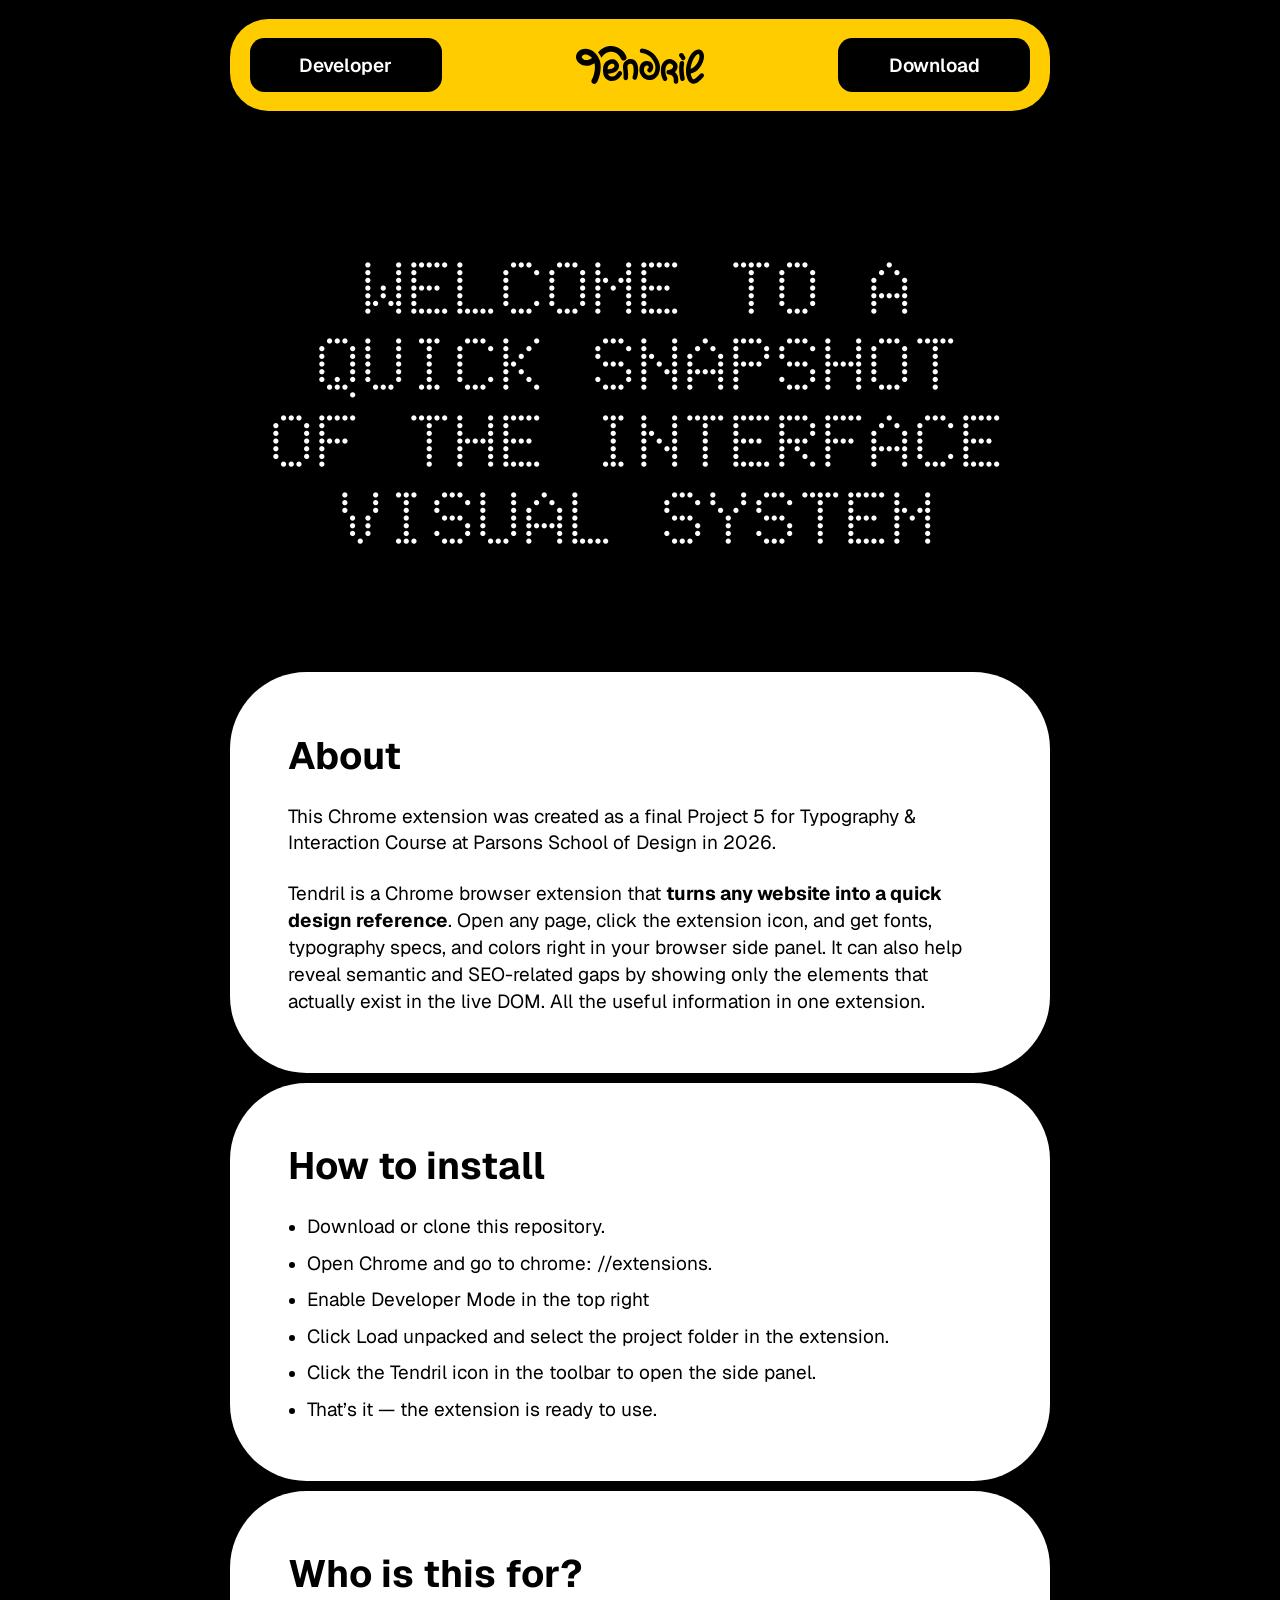
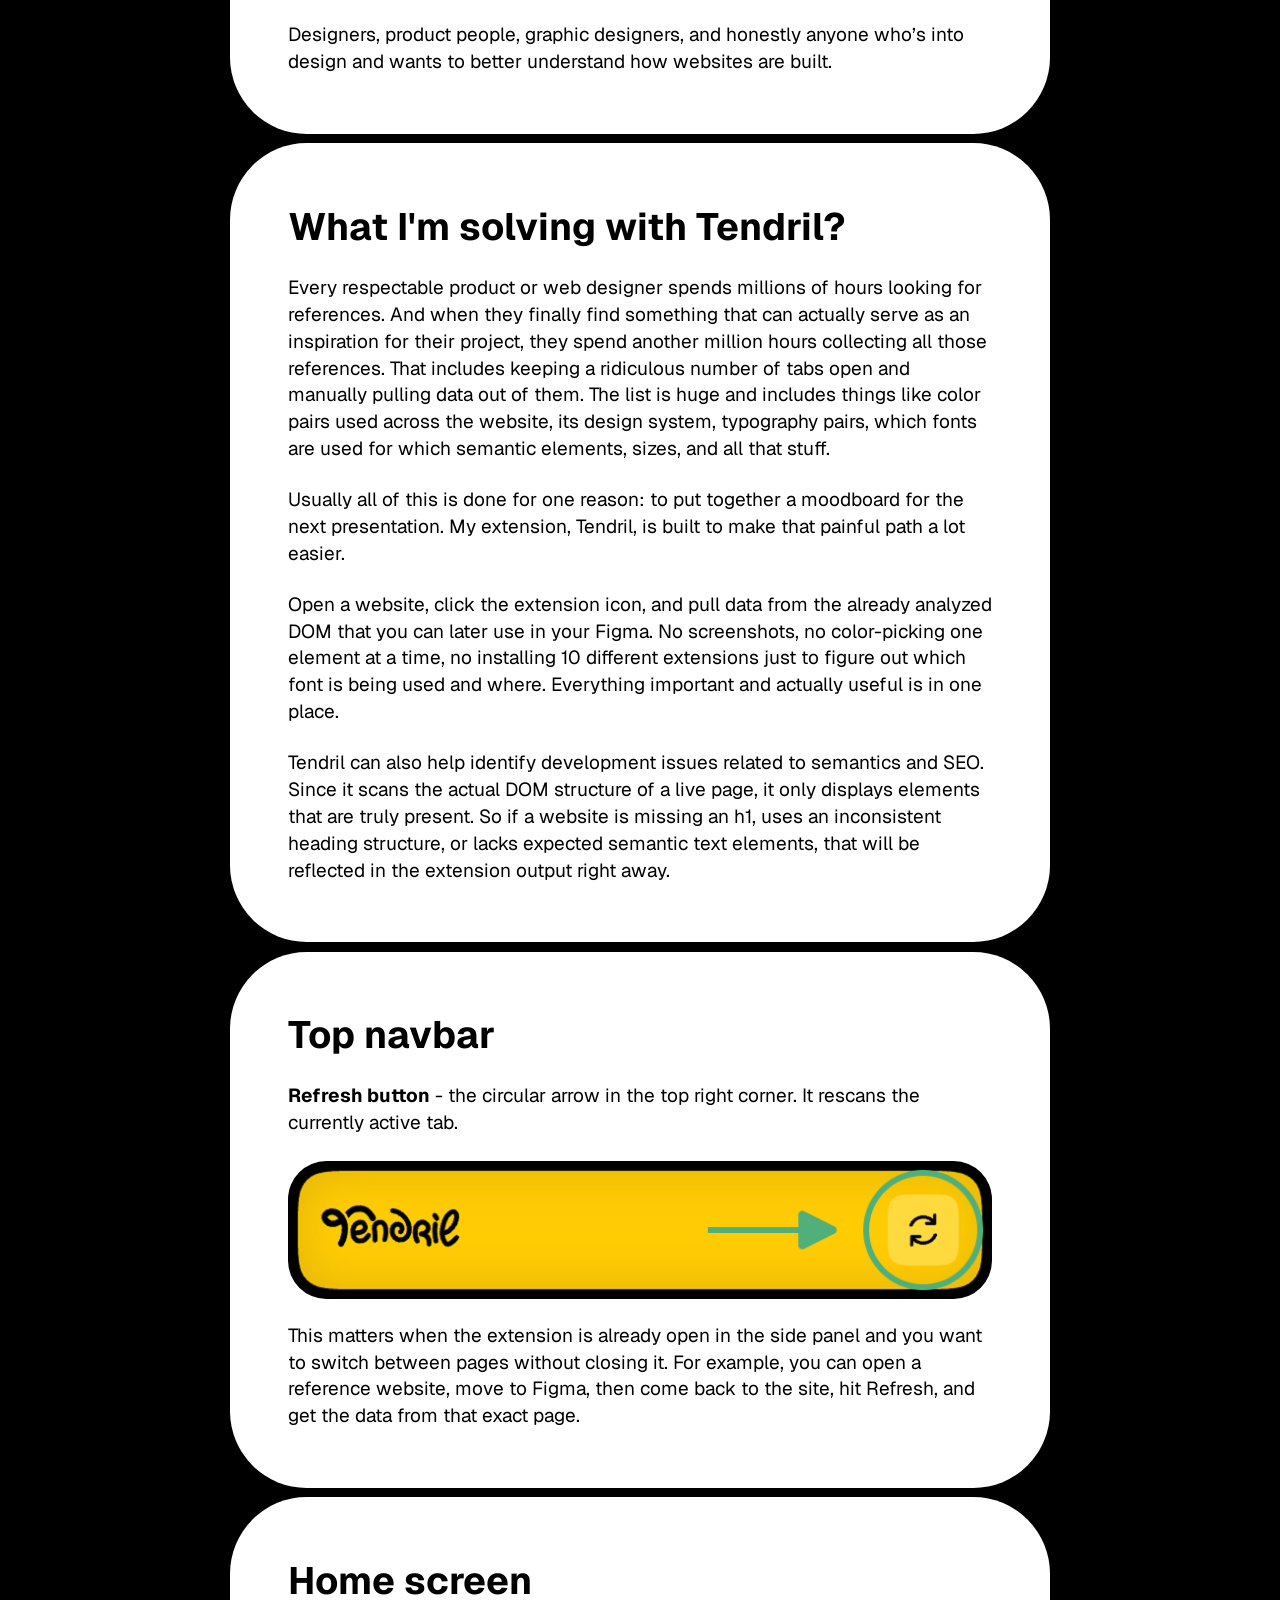
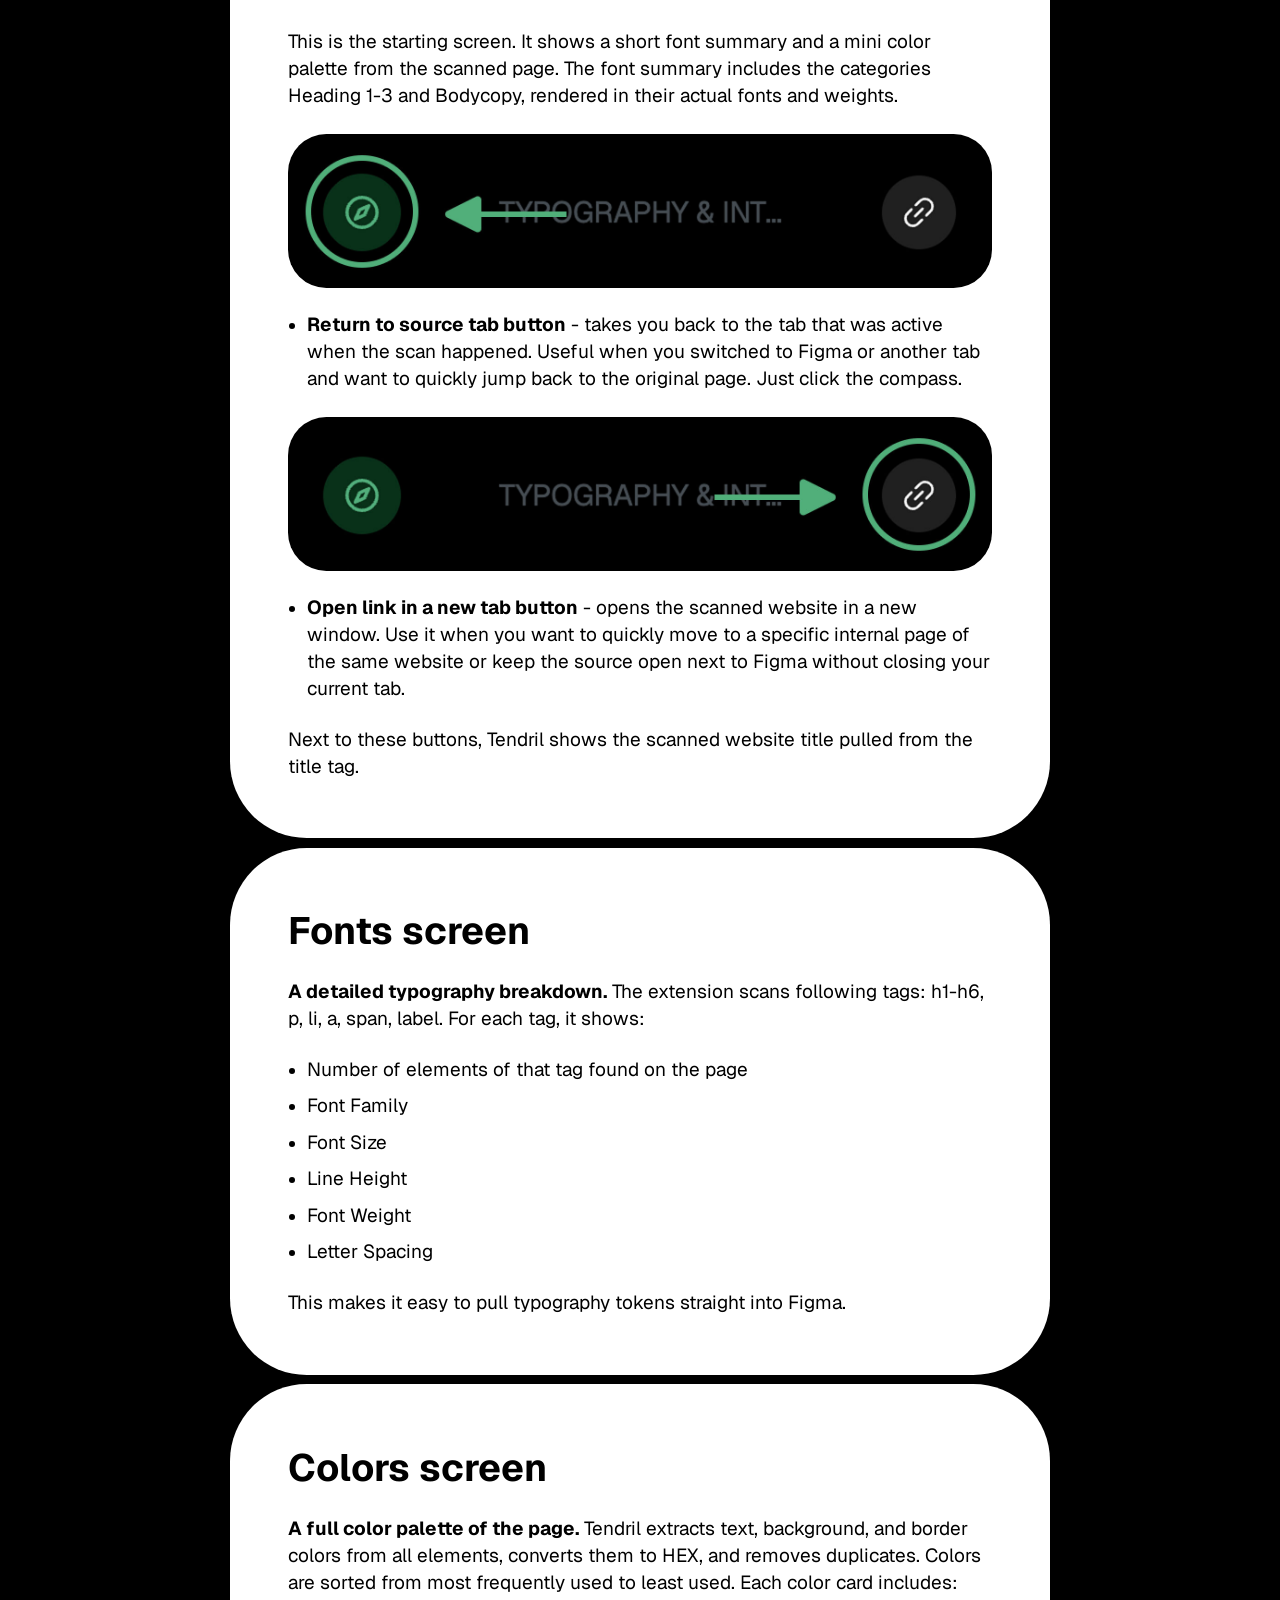
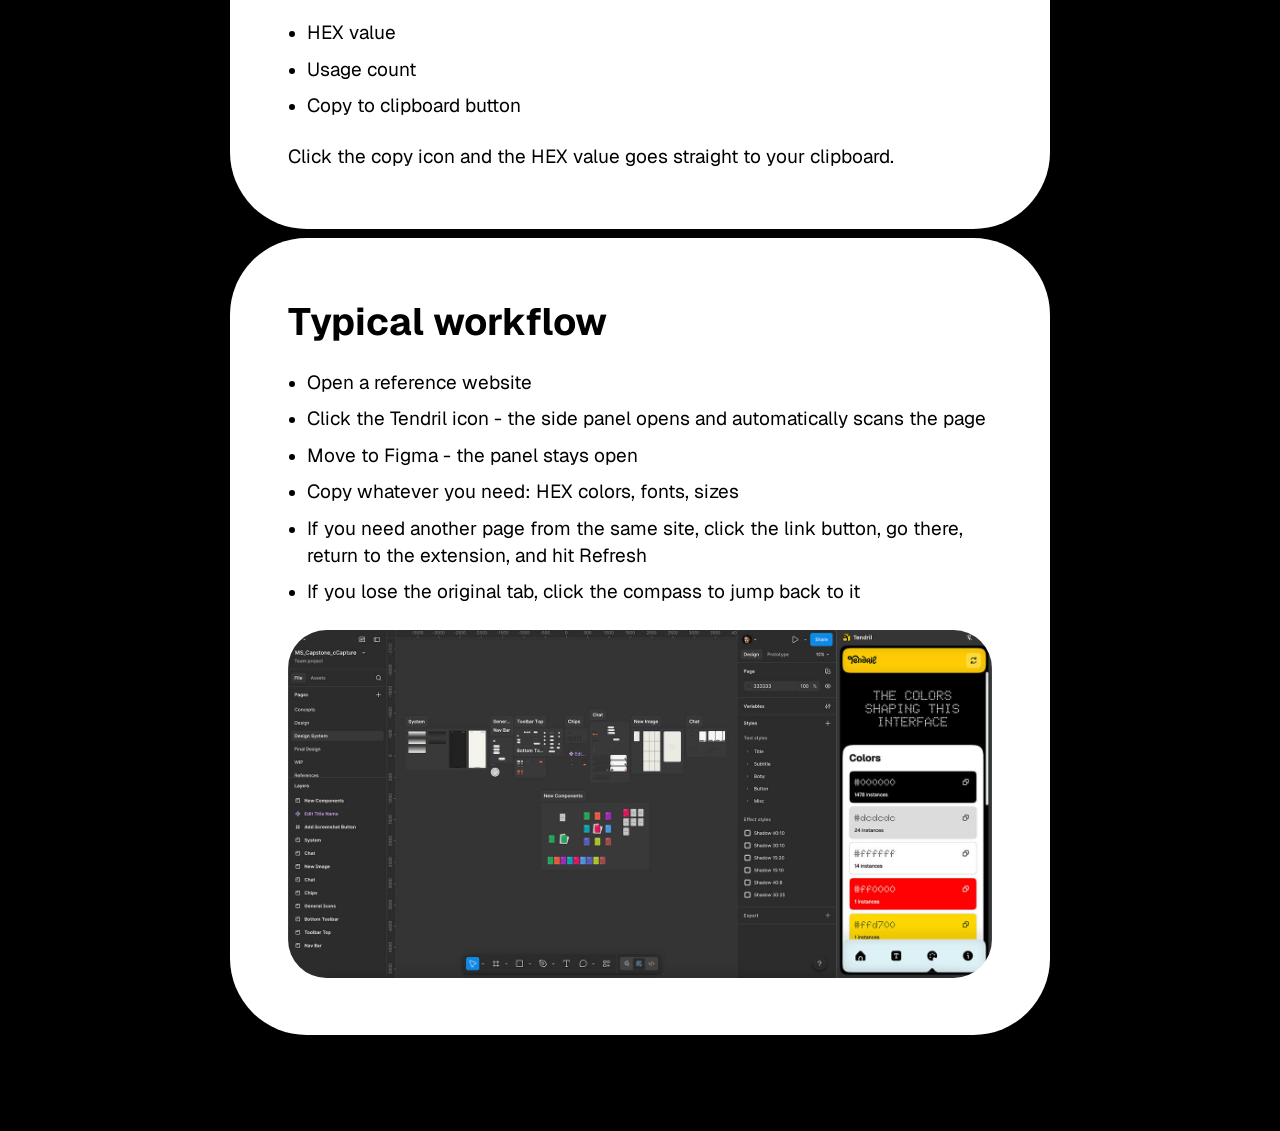
<file: index.html>
<!doctype html>
<html>
    <head>
        <title>Evgenii's Typography & Interaction Final Project 5 - Functions</title>
        <meta name="description" content="Tendril turns any website into a quick design reference — inspect fonts, text styles, and colors in your browser side panel">
		<meta name="viewport" content="width=device-width, initial-scale=1">
        <link rel="stylesheet" href="reset.css">
        <link rel="stylesheet" href="common.css">
        <link rel="stylesheet" href="landing.css">
    </head>
    <body>
        <nav class="landing-nav">
            <div class="landing-nav-wrapper">
                <a href="https://astapable.com/" target="_blank">Developer</a>
                <img src="images/logo.svg" alt="Tendril">
                <a href="https://github.com/astapable/functions" target="_blank">Download</a>
            </div>
        </nav>
         <main>
            <header class="landing-title">
                <h1>Welcome to a quick snapshot of the interface visual system</h1>
            </header>
            <article>
                <section>
                    <h2>About</h2>
                    <p>This Chrome extension was created as a final Project 5 for Typography & Interaction Course at Parsons School of Design in 2026.</p>
                    <p>Tendril is a Chrome browser extension that <strong>turns any website into a quick design reference</strong>. Open any page, click the extension icon, and get fonts, typography specs, and colors right in your browser side panel. It can also help reveal semantic and SEO-related gaps by showing only the elements that actually exist in the live DOM. All the useful information in one extension.</p>
                </section>
                <section>
                    <h2>How to install</h2>
                    <ol>
                        <li>
                            <p>Download or clone this repository.</p>
                        </li>
                        <li>
                            <p>Open Chrome and go to chrome: //extensions.</p>
                        </li>
                        <li>
                            <p>Enable Developer Mode in the top right</p>
                        </li>
                        <li>
                            <p>Click Load unpacked and select the project folder in the extension.</p>
                        </li>
                        <li>
                            <p>Click the Tendril icon in the toolbar to open the side panel.</p>
                        </li>
                        <li>
                            <p>That’s it — the extension is ready to use.</p>
                        </li>
                    </ol>
                </section>
                <section>
                    <h2>Who is this for?</h2>
                    <p>Designers, product people, graphic designers, and honestly anyone who’s into design and wants to better understand how websites are built.</p>
                </section>
                <section>
                    <h2>What I'm solving with Tendril?</h2>
                    <p>Every respectable product or web designer spends millions of hours looking for references. And when they finally find something that can actually serve as an inspiration for their project, they spend another million hours collecting all those references. That includes keeping a ridiculous number of tabs open and manually pulling data out of them. The list is huge and includes things like color pairs used across the website, its design system, typography pairs, which fonts are used for which semantic elements, sizes, and all that stuff.</p>
                    <p>Usually all of this is done for one reason: to put together a moodboard for the next presentation. My extension, Tendril, is built to make that painful path a lot easier.</p>
                    <p>Open a website, click the extension icon, and pull data from the already analyzed DOM that you can later use in your Figma. No screenshots, no color-picking one element at a time, no installing 10 different extensions just to figure out which font is being used and where. Everything important and actually useful is in one place.</p>
                    <p>Tendril can also help identify development issues related to semantics and SEO. Since it scans the actual DOM structure of a live page, it only displays elements that are truly present. So if a website is missing an h1, uses an inconsistent heading structure, or lacks expected semantic text elements, that will be reflected in the extension output right away.</p>
                </section>
                <section>
                    <h2>Top navbar</h2>
                    <p><strong>Refresh button</strong> - the circular arrow in the top right corner. It rescans the currently active tab.</p>
                    <img class="guide" src="images/Refresh-Button.jpg" alt="">
                    <p>This matters when the extension is already open in the side panel and you want to switch between pages without closing it. For example, you can open a reference website, move to Figma, then come back to the site, hit Refresh, and get the data from that exact page.</p>
                </section>
                <section>
                    <h2>Home screen</h2>
                    <p>This is the starting screen. It shows a short font summary and a mini color palette from the scanned page. The font summary includes the categories Heading 1-3 and Bodycopy, rendered in their actual fonts and weights.</p>
                    <img class="guide" src="images/Return-Button.jpg" alt="">
                    <ol>
                        <li>
                            <p><strong>Return to source tab button</strong> - takes you back to the tab that was active when the scan happened. Useful when you switched to Figma or another tab and want to quickly jump back to the original page. Just click the compass.</p>
                        </li>
                    </ol>
                    <img class="guide" src="images/Open-in-New-Tab-Button.jpg" alt="">
                    <ol>
                        <li>
                            <p><strong>Open link in a new tab button</strong> - opens the scanned website in a new window. Use it when you want to quickly move to a specific internal page of the same website or keep the source open next to Figma without closing your current tab.</p>
                        </li>
                    </ol>
                    <p>Next to these buttons, Tendril shows the scanned website title pulled from the title tag.</p>
                </section>
                <section>
                    <h2>Fonts screen</h2>
                    <p><strong>A detailed typography breakdown.</strong> The extension scans following tags: h1-h6, p, li, a, span, label. For each tag, it shows:</p>
                    <ol>
                        <li>
                            <p>Number of elements of that tag found on the page</p>
                        </li>
                        <li>
                            <p>Font Family</p>
                        </li>
                        <li>
                            <p>Font Size</p>
                        </li>
                        <li>
                            <p>Line Height</p>
                        </li>
                        <li>
                            <p>Font Weight</p>
                        </li>
                        <li>
                            <p>Letter Spacing</p>
                        </li>
                    </ol>
                    <p>This makes it easy to pull typography tokens straight into Figma.</p>
                </section>
                <section>
                    <h2>Colors screen</h2>
                    <p><strong>A full color palette of the page.</strong> Tendril extracts text, background, and border colors from all elements, converts them to HEX, and removes duplicates. Colors are sorted from most frequently used to least used. Each color card includes:</p>
                    <ol>
                        <li>
                            <p>HEX value</p>
                        </li>
                        <li>
                            <p>Usage count</p>
                        </li>
                        <li>
                            <p>Copy to clipboard button</p>
                        </li>
                    </ol>
                    <p>Click the copy icon and the HEX value goes straight to your clipboard.</p>
                </section>
                <section>
                    <h2>Typical workflow</h2>
                    <ol>
                        <li>
                            <p>Open a reference website</p>
                        </li>
                        <li>
                            <p>Click the Tendril icon - the side panel opens and automatically scans the page</p>
                        </li>
                        <li>
                            <p>Move to Figma - the panel stays open</p>
                        </li>
                        <li>
                            <p>Copy whatever you need: HEX colors, fonts, sizes</p>
                        </li>
                        <li>
                            <p>If you need another page from the same site, click the link button, go there, return to the extension, and hit Refresh</p>
                        </li>
                        <li>
                            <p>If you lose the original tab, click the compass to jump back to it</p>
                        </li>
                    </ol>
                    <img class="guide" src="images/Use-example.jpg" alt="">
                </section>
            </article>
        </main>
    </body>
</html>
</file>
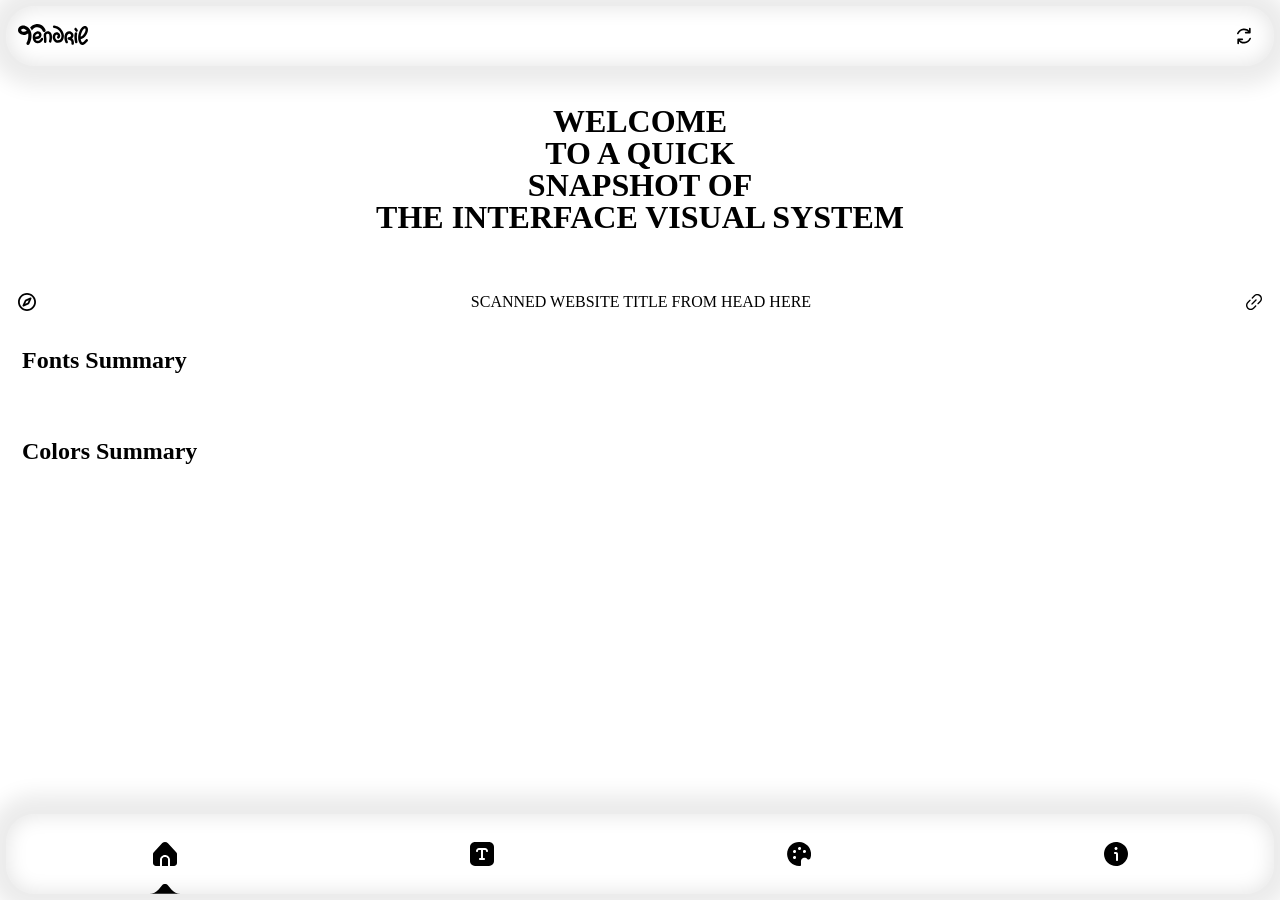
<file: reveel.html>
<!doctype html>
<html>
    <head>
        <title>Evgenii's Typography & Interaction Final Project 5 - Functions</title>
        <meta name="description" content="Tendril turns any website into a quick design reference — inspect fonts, text styles, and colors in your browser side panel">
		<meta name="viewport" content="width=device-width, initial-scale=1">
        <link rel="stylesheet" href="reset.css">
        <link rel="stylesheet" href="style.css">
        <script type="module" src="popup.js"></script>
    </head>
    <body>
        <nav class="top">
            <div class="nav-wrapper-top">
                <h1>
                    <span id="logo" class="ext-h1-text"></span>
                    <img src="images/logo.svg" alt="revEel intro text" aria-hidden="true">
                </h1>
                <button id="ext-refresh">
                    <div class="icon-wrapper">
                        <svg width="20" height="20" viewBox="0 0 20 20" fill="none" xmlns="http://www.w3.org/2000/svg"><path d="M3.33338 17.5001V13.3334C3.33338 12.8732 3.70648 12.5001 4.16672 12.5001H8.33338C8.79362 12.5001 9.16672 12.8732 9.16672 13.3334C9.16672 13.7937 8.79362 14.1667 8.33338 14.1667H5.91883C6.31894 14.5587 6.77461 14.8938 7.27463 15.158C8.23953 15.6678 9.3289 15.896 10.4175 15.818C11.506 15.7399 12.5505 15.3589 13.4327 14.7169C14.315 14.0746 14.9997 13.197 15.4086 12.1851C15.5811 11.7586 16.0667 11.553 16.4934 11.7253C16.9201 11.8978 17.1264 12.3834 16.954 12.8101C16.4284 14.1109 15.5483 15.238 14.4141 16.0637C13.2795 16.8896 11.9358 17.3802 10.5363 17.4805C9.1369 17.5808 7.73727 17.2864 6.49663 16.6309C5.9546 16.3446 5.45255 15.9941 5.00005 15.5893V17.5001C5.00005 17.9603 4.62695 18.3334 4.16672 18.3334C3.70648 18.3334 3.33338 17.9603 3.33338 17.5001ZM15 2.50008C15 2.03984 15.3731 1.66675 15.8334 1.66675C16.2936 1.66675 16.6667 2.03984 16.6667 2.50008V6.66675C16.6667 7.12699 16.2936 7.50008 15.8334 7.50008H11.6667C11.2065 7.50008 10.8334 7.12699 10.8334 6.66675C10.8334 6.20651 11.2065 5.83341 11.6667 5.83341H14.0813C13.6813 5.44142 13.2254 5.10634 12.7255 4.8422C11.7606 4.33247 10.6726 4.10338 9.5842 4.1814C8.49561 4.25947 7.44968 4.64193 6.56743 5.2841C5.68512 5.92635 5.00033 6.80318 4.59152 7.81502C4.41909 8.2417 3.93343 8.44803 3.50672 8.27563C3.08017 8.10313 2.87455 7.61747 3.04692 7.19084C3.57257 5.88985 4.45233 4.76219 5.5868 3.93644C6.72134 3.11066 8.0659 2.61993 9.46538 2.51961C10.8649 2.41931 12.2638 2.71304 13.5043 3.36841C14.046 3.6546 14.548 4.0048 15 4.40926V2.50008Z" fill="currentColor"/></svg>
                    </div>
                </button>
            </div>
        </nav>
        <nav class="bottom">
            <div class="nav-wrapper-bottom">
                <button data-filter="home" aria-label="Home">
                    <div class="icon-wrapper">
                        <svg width="24" height="24" viewBox="0 0 24 24" fill="none" xmlns="http://www.w3.org/2000/svg"> <g clip-path="url(#clip0_40_57)"> <path d="M12 14.9917C10.3432 14.9917 9 16.3349 9 17.9917V23.9917H15V17.9917C15 16.3349 13.6568 14.9917 12 14.9917Z" fill="black"/> <path d="M17 17.9921V23.9921H21C22.6568 23.9921 24 22.649 24 20.9921V11.8712C24.0002 11.3516 23.7983 10.8524 23.437 10.4792L14.939 1.29212C13.4396 -0.330223 10.9089 -0.429832 9.28655 1.06961C9.20948 1.14086 9.13523 1.21506 9.06403 1.29212L0.581016 10.4762C0.208734 10.851 -0.000140554 11.3579 7.09607e-08 11.8862V20.9921C7.09607e-08 22.649 1.34316 23.9921 3 23.9921H6.99998V17.9921C7.01869 15.2653 9.22027 13.0386 11.8784 12.9745C14.6255 12.9082 16.9791 15.1728 17 17.9921Z" fill="black"/> <path d="M12 14.9917C10.3432 14.9917 9 16.3349 9 17.9917V23.9917H15V17.9917C15 16.3349 13.6568 14.9917 12 14.9917Z" fill="black"/> </g> <defs> <clipPath id="clip0_40_57"> <rect width="24" height="24" fill="white"/> </clipPath> </defs> </svg>
                    </div>
                </button>
                <button data-filter="fonts" aria-label="Fonts">
                    <div class="icon-wrapper">
                        <svg width="24" height="24" viewBox="0 0 24 24" fill="none" xmlns="http://www.w3.org/2000/svg"> <g clip-path="url(#clip0_40_52)"> <path d="M19 0H5C3.6744 0.00158786 2.40356 0.528882 1.46622 1.46622C0.528882 2.40356 0.00158786 3.6744 0 5L0 19C0.00158786 20.3256 0.528882 21.5964 1.46622 22.5338C2.40356 23.4711 3.6744 23.9984 5 24H19C20.3256 23.9984 21.5964 23.4711 22.5338 22.5338C23.4711 21.5964 23.9984 20.3256 24 19V5C23.9984 3.6744 23.4711 2.40356 22.5338 1.46622C21.5964 0.528882 20.3256 0.00158786 19 0V0ZM17 10C16.7348 10 16.4804 9.89464 16.2929 9.70711C16.1054 9.51957 16 9.26522 16 9C16 8.73478 15.8946 8.48043 15.7071 8.29289C15.5196 8.10536 15.2652 8 15 8H13V16H14C14.2652 16 14.5196 16.1054 14.7071 16.2929C14.8946 16.4804 15 16.7348 15 17C15 17.2652 14.8946 17.5196 14.7071 17.7071C14.5196 17.8946 14.2652 18 14 18H10C9.73478 18 9.48043 17.8946 9.29289 17.7071C9.10536 17.5196 9 17.2652 9 17C9 16.7348 9.10536 16.4804 9.29289 16.2929C9.48043 16.1054 9.73478 16 10 16H11V8H9C8.73478 8 8.48043 8.10536 8.29289 8.29289C8.10536 8.48043 8 8.73478 8 9C8 9.26522 7.89464 9.51957 7.70711 9.70711C7.51957 9.89464 7.26522 10 7 10C6.73478 10 6.48043 9.89464 6.29289 9.70711C6.10536 9.51957 6 9.26522 6 9C6 8.20435 6.31607 7.44129 6.87868 6.87868C7.44129 6.31607 8.20435 6 9 6H15C15.7956 6 16.5587 6.31607 17.1213 6.87868C17.6839 7.44129 18 8.20435 18 9C18 9.26522 17.8946 9.51957 17.7071 9.70711C17.5196 9.89464 17.2652 10 17 10Z" fill="black"/> </g> <defs> <clipPath id="clip0_40_52"> <rect width="24" height="24" fill="white"/> </clipPath> </defs> </svg>
                    </div>
                </button>
                <button data-filter="colors" aria-label="Colors">
                    <div class="icon-wrapper">
                        <svg width="24" height="24" viewBox="0 0 24 24" fill="none" xmlns="http://www.w3.org/2000/svg"> <g clip-path="url(#clip0_40_63)"> <path d="M20.0569 16.7995L20.1569 16.8995C20.3839 17.1285 20.6651 17.2963 20.9744 17.3874C21.2837 17.4785 21.611 17.4899 21.9259 17.4205C22.2357 17.3555 22.5241 17.2136 22.7648 17.0079C23.0054 16.8023 23.1904 16.5394 23.3029 16.2435C23.855 14.7938 24.1189 13.2503 24.0799 11.6995C23.9673 8.65353 22.7145 5.76099 20.5697 3.59525C18.4249 1.4295 15.5446 0.148628 12.4999 0.00651556C10.8899 -0.0494662 9.28507 0.219306 7.78116 0.796808C6.27724 1.37431 4.905 2.24872 3.74625 3.3679C2.5875 4.48708 1.66596 5.82813 1.03658 7.31108C0.407196 8.79403 0.0828525 10.3885 0.0828857 11.9995C0.086591 15.181 1.35206 18.2311 3.6017 20.4807C5.85133 22.7303 8.90143 23.9958 12.0829 23.9995C12.4209 23.9995 12.7529 23.9775 13.0829 23.9495C13.3333 23.9284 13.5666 23.8138 13.7363 23.6285C13.906 23.4432 13.9998 23.2008 13.9989 22.9495L13.9669 19.3615C13.9588 18.6525 14.1622 17.9571 14.5511 17.3642C14.9401 16.7714 15.4969 16.3078 16.1505 16.0329C16.8041 15.7579 17.5248 15.684 18.2206 15.8205C18.9164 15.9571 19.5557 16.2979 20.0569 16.7995V16.7995ZM17.1149 8.04952C17.4016 7.97343 17.7045 7.98408 17.9851 8.08011C18.2658 8.17613 18.5117 8.35323 18.6918 8.589C18.8718 8.82477 18.9779 9.10864 18.9966 9.4047C19.0153 9.70076 18.9458 9.99572 18.7969 10.2523C18.648 10.5089 18.4264 10.7155 18.16 10.8461C17.8937 10.9767 17.5946 11.0254 17.3005 10.9861C17.0065 10.9467 16.7308 10.8211 16.5082 10.625C16.2855 10.4289 16.1261 10.1712 16.0499 9.88452C15.9993 9.6941 15.9867 9.49558 16.0129 9.3003C16.039 9.10502 16.1034 8.9168 16.2023 8.7464C16.3012 8.57599 16.4327 8.42674 16.5892 8.30717C16.7458 8.1876 16.9245 8.10005 17.1149 8.04952V8.04952ZM7.88489 16.9495C7.59816 17.0256 7.29531 17.015 7.01463 16.9189C6.73395 16.8229 6.48804 16.6458 6.30801 16.41C6.12797 16.1743 6.02189 15.8904 6.00317 15.5943C5.98445 15.2983 6.05394 15.0033 6.20285 14.7467C6.35176 14.4902 6.5734 14.2835 6.83975 14.1529C7.1061 14.0223 7.4052 13.9736 7.69923 14.013C7.99325 14.0523 8.26901 14.178 8.49162 14.3741C8.71424 14.5701 8.87371 14.8278 8.94989 15.1145C9.00048 15.3049 9.01306 15.5035 8.98692 15.6987C8.96077 15.894 8.89641 16.0822 8.79751 16.2526C8.69861 16.423 8.56711 16.5723 8.41052 16.6919C8.25393 16.8114 8.07532 16.899 7.88489 16.9495V16.9495ZM7.88489 10.9495C7.59816 11.0256 7.29531 11.015 7.01463 10.9189C6.73395 10.8229 6.48804 10.6458 6.30801 10.41C6.12797 10.1743 6.02189 9.89039 6.00317 9.59433C5.98445 9.29827 6.05394 9.00331 6.20285 8.74674C6.35176 8.49017 6.5734 8.28351 6.83975 8.1529C7.1061 8.02229 7.4052 7.97359 7.69923 8.01295C7.99325 8.05232 8.26901 8.17798 8.49162 8.37406C8.71424 8.57013 8.87371 8.82781 8.94989 9.11452C9.00048 9.30493 9.01306 9.50345 8.98692 9.69873C8.96077 9.89401 8.89641 10.0822 8.79751 10.2526C8.69861 10.423 8.56711 10.5723 8.41052 10.6919C8.25393 10.8114 8.07532 10.899 7.88489 10.9495V10.9495ZM12.8849 7.94952C12.5982 8.0256 12.2953 8.01495 12.0146 7.91893C11.7339 7.8229 11.488 7.6458 11.308 7.41003C11.128 7.17426 11.0219 6.89039 11.0032 6.59433C10.9845 6.29827 11.0539 6.00331 11.2028 5.74674C11.3518 5.49017 11.5734 5.28351 11.8398 5.1529C12.1061 5.02229 12.4052 4.97359 12.6992 5.01295C12.9933 5.05232 13.269 5.17798 13.4916 5.37406C13.7142 5.57013 13.8737 5.82781 13.9499 6.11452C14.0005 6.30493 14.0131 6.50345 13.9869 6.69873C13.9608 6.89401 13.8964 7.08223 13.7975 7.25263C13.6986 7.42304 13.5671 7.57229 13.4105 7.69186C13.2539 7.81143 13.0753 7.89898 12.8849 7.94952V7.94952Z" fill="black"/> </g> <defs> <clipPath id="clip0_40_63"> <rect width="24" height="24" fill="white"/> </clipPath> </defs> </svg>
                    </div>
                </button>
                <button data-filter="about" aria-label="About">
                    <div class="icon-wrapper">
                        <svg width="24" height="24" viewBox="0 0 24 24" fill="none" xmlns="http://www.w3.org/2000/svg"> <g clip-path="url(#clip0_40_65)"> <path d="M12 24C14.3734 24 16.6935 23.2962 18.6668 21.9776C20.6402 20.6591 22.1783 18.7849 23.0866 16.5922C23.9948 14.3995 24.2324 11.9867 23.7694 9.65892C23.3064 7.33115 22.1635 5.19295 20.4853 3.51472C18.8071 1.83649 16.6689 0.693605 14.3411 0.230582C12.0133 -0.232441 9.60051 0.00519943 7.4078 0.913451C5.21509 1.8217 3.34094 3.35977 2.02236 5.33316C0.703788 7.30655 0 9.62663 0 12C0.00344108 15.1815 1.26883 18.2318 3.51852 20.4815C5.76821 22.7312 8.81846 23.9966 12 24V24ZM12 5.00001C12.2967 5.00001 12.5867 5.08798 12.8334 5.2528C13.08 5.41762 13.2723 5.65189 13.3858 5.92598C13.4994 6.20007 13.5291 6.50167 13.4712 6.79264C13.4133 7.08361 13.2704 7.35089 13.0607 7.56067C12.8509 7.77044 12.5836 7.91331 12.2926 7.97118C12.0017 8.02906 11.7001 7.99936 11.426 7.88582C11.1519 7.77229 10.9176 7.58003 10.7528 7.33336C10.588 7.08669 10.5 6.79668 10.5 6.50001C10.5 6.10218 10.658 5.72065 10.9393 5.43934C11.2206 5.15804 11.6022 5.00001 12 5.00001ZM11 10H12C12.5304 10 13.0391 10.2107 13.4142 10.5858C13.7893 10.9609 14 11.4696 14 12V18C14 18.2652 13.8946 18.5196 13.7071 18.7071C13.5196 18.8946 13.2652 19 13 19C12.7348 19 12.4804 18.8946 12.2929 18.7071C12.1054 18.5196 12 18.2652 12 18V12H11C10.7348 12 10.4804 11.8946 10.2929 11.7071C10.1054 11.5196 10 11.2652 10 11C10 10.7348 10.1054 10.4804 10.2929 10.2929C10.4804 10.1054 10.7348 10 11 10V10Z" fill="black"/> </g> <defs> <clipPath id="clip0_40_65"> <rect width="24" height="24" fill="white"/> </clipPath> </defs> </svg>
                    </div>
                </button>
                <svg class="on" width="40" height="10" viewBox="0 0 40 10" fill="none" xmlns="http://www.w3.org/2000/svg"> <path d="M0 9.75171H4.3795C7.94086 9.75171 11.3182 8.16983 13.5982 5.43392L16.9271 1.43917C18.5263 -0.479849 21.4737 -0.479846 23.0729 1.43917L26.4018 5.43393C28.6818 8.16984 32.0591 9.75171 35.6205 9.75171H40H0Z" fill="black"/> </svg>
            </div>
        </nav>
        <main>
            <section class="display-title" data-category="home">
                <div class="display-box"><h2>Welcome<br>to a quick<br>snapshot of<br>the interface visual system</h2></div>
                <div class="site-metadata">
                    <button id="back-to-tab" class="meta-button green">
                        <svg width="18" height="18" viewBox="0 0 24 24" fill="none" xmlns="http://www.w3.org/2000/svg"> <g clip-path="url(#clip0_68_21)"> <path d="M21.6 12C21.6 6.69807 17.3019 2.4 12 2.4C6.69807 2.4 2.4 6.69807 2.4 12C2.4 17.3019 6.69807 21.6 12 21.6C17.3019 21.6 21.6 17.3019 21.6 12ZM16.3031 6.10781C16.7585 5.90082 17.2947 5.99786 17.6484 6.35156C18.0021 6.70527 18.0992 7.2415 17.8922 7.69688L14.8922 14.2969C14.7722 14.5607 14.5607 14.7722 14.2969 14.8922L7.69688 17.8922C7.2415 18.0992 6.70527 18.0021 6.35156 17.6484C5.99786 17.2947 5.90082 16.7585 6.10781 16.3031L9.10781 9.70313L9.15703 9.60703C9.28153 9.38805 9.47218 9.21288 9.70313 9.10781L16.3031 6.10781ZM11.1059 11.1059L9.61641 14.3836L12.893 12.893L14.3836 9.61641L11.1059 11.1059ZM24 12C24 18.6274 18.6274 24 12 24C5.37258 24 0 18.6274 0 12C0 5.37258 5.37258 0 12 0C18.6274 0 24 5.37258 24 12Z" fill="currentColor"/> </g> <defs> <clipPath id="clip0_68_21"> <rect width="24" height="24" fill="currentColor"/> </clipPath> </defs> </svg>
                    </button>
                    <p id="scanned-website-name">Scanned website title from head here</p>
                    <a id="scanned-website-link" class="meta-button dark" target="_blank">
                        <svg width="16" height="16" viewBox="0 0 24 24" fill="none" xmlns="http://www.w3.org/2000/svg"> <g clip-path="url(#clip0_56_541)"> <path d="M13.845 17.2669L10.583 20.5289C9.63594 21.4507 8.36403 21.9625 7.04247 21.9537C5.72091 21.9448 4.45597 21.416 3.52133 20.4816C2.58669 19.5472 2.05751 18.2825 2.04829 16.9609C2.03906 15.6393 2.55052 14.3673 3.47202 13.4199L6.73402 10.155C6.92153 9.96731 7.02682 9.71287 7.02672 9.4476C7.02663 9.18233 6.92116 8.92796 6.73352 8.74046C6.54588 8.55295 6.29144 8.44766 6.02617 8.44775C5.7609 8.44785 5.50653 8.55332 5.31902 8.74096L2.05802 12.0059C0.740293 13.3243 0.00026379 15.1122 0.000732645 16.9762C0.0012015 18.8402 0.74213 20.6277 2.06052 21.9454C3.37891 23.2632 5.16677 24.0032 7.03079 24.0027C8.89481 24.0022 10.6823 23.2613 12 21.9429L15.262 18.6809C15.4442 18.4923 15.545 18.2397 15.5427 17.9775C15.5404 17.7153 15.4352 17.4645 15.2498 17.2791C15.0644 17.0937 14.8136 16.9885 14.5514 16.9863C14.2892 16.984 14.0366 17.0848 13.848 17.2669H13.845Z" fill="currentColor"/> <path d="M21.9441 2.06151C21.2934 1.40633 20.5191 0.886792 19.6662 0.533009C18.8132 0.179226 17.8985 -0.00176817 16.9751 0.000512922V0.000512922C16.0522 -0.00193881 15.1379 0.178591 14.2852 0.531664C13.4324 0.884738 12.6582 1.40335 12.0071 2.05751L8.7401 5.32051C8.55246 5.50802 8.44699 5.76239 8.4469 6.02766C8.44681 6.29293 8.55209 6.54737 8.7396 6.73501C8.92711 6.92265 9.18148 7.02812 9.44675 7.02822C9.71202 7.02831 9.96646 6.92302 10.1541 6.73551L13.4191 3.47351C13.8847 3.00516 14.4385 2.63382 15.0485 2.38097C15.6586 2.12813 16.3127 1.99881 16.9731 2.00051V2.00051C17.9674 2.00084 18.9392 2.29594 19.7658 2.84851C20.5924 3.40108 21.2366 4.18631 21.6169 5.10493C21.9973 6.02356 22.0968 7.03433 21.9028 8.00949C21.7088 8.98465 21.2301 9.8804 20.5271 10.5835L17.2651 13.8455C17.0775 14.0332 16.972 14.2877 16.972 14.553C16.972 14.8184 17.0775 15.0729 17.2651 15.2605C17.4527 15.4482 17.7072 15.5536 17.9726 15.5536C18.238 15.5536 18.4925 15.4482 18.6801 15.2605L21.9421 12.0005C23.2581 10.6816 23.9974 8.89462 23.9978 7.03143C23.9982 5.16824 23.2596 3.38095 21.9441 2.06151V2.06151Z" fill="currentColor"/> <path d="M14.2932 8.29316L8.2932 14.2932C8.19769 14.3854 8.12151 14.4957 8.0691 14.6177C8.01669 14.7397 7.98911 14.871 7.98795 15.0037C7.9868 15.1365 8.0121 15.2682 8.06238 15.3911C8.11266 15.514 8.18692 15.6257 8.28081 15.7195C8.3747 15.8134 8.48635 15.8877 8.60925 15.938C8.73215 15.9882 8.86382 16.0136 8.9966 16.0124C9.12938 16.0112 9.2606 15.9837 9.38261 15.9312C9.50461 15.8788 9.61496 15.8027 9.7072 15.7071L15.7072 9.70716C15.8894 9.51856 15.9902 9.26596 15.9879 9.00376C15.9856 8.74156 15.8804 8.49075 15.695 8.30534C15.5096 8.11994 15.2588 8.01477 14.9966 8.01249C14.7344 8.01021 14.4818 8.111 14.2932 8.29316Z" fill="currentColor"/> </g> <defs> <clipPath id="clip0_56_541"> <rect width="24" height="24" fill="white"/> </clipPath> </defs> </svg>
                    </a>
                </div>
            </section>
            <section class="display-title" data-category="fonts">
                <figure>
                    <img src="images/font-display.svg" alt="Fonts display" aria-hidden="true">
                </figure>
            </section>
            <section class="display-title" data-category="colors">
                <div class="display-box"><h2>The colors shaping this interface</h2></div>
            </section>
            <article>
                <section id="home-fonts" data-category="home">
                    <h3>Fonts Summary</h3>
                    <ul id="typo-summary"></ul>
                </section>
                <section id="font" data-category="fonts">
                    <h3>Fonts</h3>
                    <ul id="typography"></ul>
                </section>
                <section id="home-colors" data-category="home">
                    <h3>Colors Summary</h3>
                    <div class="text-category-wrapper">
                        <ul id="color-summary"></ul>
                    </div>
                </section>
                <section id="colors" data-category="colors">
                    <h3>Colors</h3>
                    <ul id="all-colors"></ul>
                </section>
            </article>
        </main>
    </body>
</html>
</file>
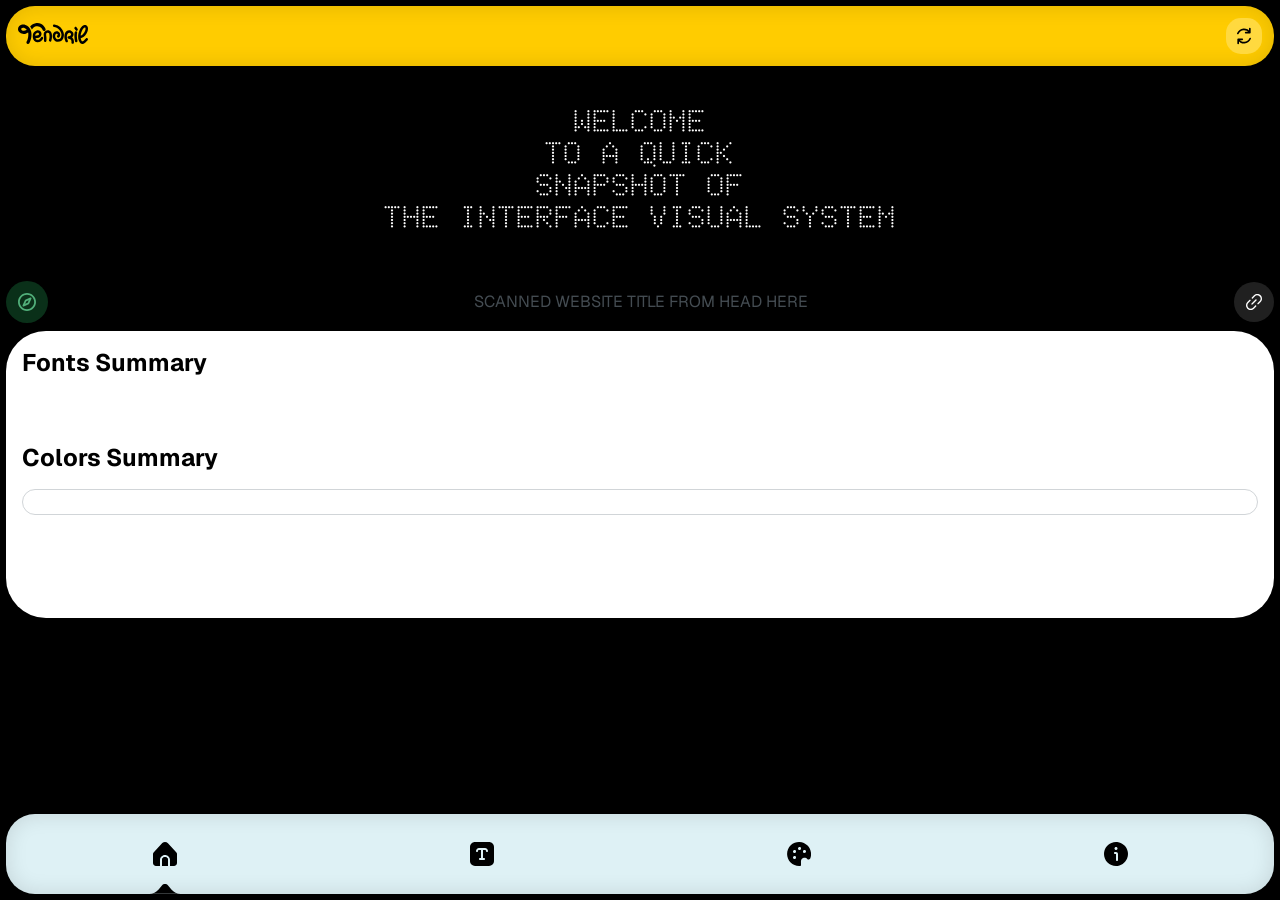
<file: tendril.html>
<!doctype html>
<html>
    <head>
        <title>Evgenii's Typography & Interaction Final Project 5 - Functions</title>
        <meta name="description" content="Tendril turns any website into a quick design reference — inspect fonts, text styles, and colors in your browser side panel">
		<meta name="viewport" content="width=device-width, initial-scale=1">
        <link rel="stylesheet" href="reset.css">
        <link rel="stylesheet" href="common.css">
        <link rel="stylesheet" href="style.css">
        <script type="module" src="popup.js"></script>
    </head>
    <body>
        <nav class="top">
            <div class="nav-wrapper-top">
                <h1>
                    <span id="logo" class="ext-h1-text"></span>
                    <img src="images/logo.svg" alt="Tendril turns any website into a quick design reference" aria-hidden="true">
                </h1>
                <button id="ext-refresh">
                    <div class="icon-wrapper">
                        <svg width="20" height="20" viewBox="0 0 20 20" fill="none" xmlns="http://www.w3.org/2000/svg"><path d="M3.33338 17.5001V13.3334C3.33338 12.8732 3.70648 12.5001 4.16672 12.5001H8.33338C8.79362 12.5001 9.16672 12.8732 9.16672 13.3334C9.16672 13.7937 8.79362 14.1667 8.33338 14.1667H5.91883C6.31894 14.5587 6.77461 14.8938 7.27463 15.158C8.23953 15.6678 9.3289 15.896 10.4175 15.818C11.506 15.7399 12.5505 15.3589 13.4327 14.7169C14.315 14.0746 14.9997 13.197 15.4086 12.1851C15.5811 11.7586 16.0667 11.553 16.4934 11.7253C16.9201 11.8978 17.1264 12.3834 16.954 12.8101C16.4284 14.1109 15.5483 15.238 14.4141 16.0637C13.2795 16.8896 11.9358 17.3802 10.5363 17.4805C9.1369 17.5808 7.73727 17.2864 6.49663 16.6309C5.9546 16.3446 5.45255 15.9941 5.00005 15.5893V17.5001C5.00005 17.9603 4.62695 18.3334 4.16672 18.3334C3.70648 18.3334 3.33338 17.9603 3.33338 17.5001ZM15 2.50008C15 2.03984 15.3731 1.66675 15.8334 1.66675C16.2936 1.66675 16.6667 2.03984 16.6667 2.50008V6.66675C16.6667 7.12699 16.2936 7.50008 15.8334 7.50008H11.6667C11.2065 7.50008 10.8334 7.12699 10.8334 6.66675C10.8334 6.20651 11.2065 5.83341 11.6667 5.83341H14.0813C13.6813 5.44142 13.2254 5.10634 12.7255 4.8422C11.7606 4.33247 10.6726 4.10338 9.5842 4.1814C8.49561 4.25947 7.44968 4.64193 6.56743 5.2841C5.68512 5.92635 5.00033 6.80318 4.59152 7.81502C4.41909 8.2417 3.93343 8.44803 3.50672 8.27563C3.08017 8.10313 2.87455 7.61747 3.04692 7.19084C3.57257 5.88985 4.45233 4.76219 5.5868 3.93644C6.72134 3.11066 8.0659 2.61993 9.46538 2.51961C10.8649 2.41931 12.2638 2.71304 13.5043 3.36841C14.046 3.6546 14.548 4.0048 15 4.40926V2.50008Z" fill="currentColor"/></svg>
                    </div>
                </button>
            </div>
        </nav>
        <nav class="bottom">
            <div class="nav-wrapper-bottom">
                <button data-filter="home" aria-label="Home">
                    <div class="icon-wrapper">
                        <svg width="24" height="24" viewBox="0 0 24 24" fill="none" xmlns="http://www.w3.org/2000/svg"> <g clip-path="url(#clip0_40_57)"> <path d="M12 14.9917C10.3432 14.9917 9 16.3349 9 17.9917V23.9917H15V17.9917C15 16.3349 13.6568 14.9917 12 14.9917Z" fill="black"/> <path d="M17 17.9921V23.9921H21C22.6568 23.9921 24 22.649 24 20.9921V11.8712C24.0002 11.3516 23.7983 10.8524 23.437 10.4792L14.939 1.29212C13.4396 -0.330223 10.9089 -0.429832 9.28655 1.06961C9.20948 1.14086 9.13523 1.21506 9.06403 1.29212L0.581016 10.4762C0.208734 10.851 -0.000140554 11.3579 7.09607e-08 11.8862V20.9921C7.09607e-08 22.649 1.34316 23.9921 3 23.9921H6.99998V17.9921C7.01869 15.2653 9.22027 13.0386 11.8784 12.9745C14.6255 12.9082 16.9791 15.1728 17 17.9921Z" fill="black"/> <path d="M12 14.9917C10.3432 14.9917 9 16.3349 9 17.9917V23.9917H15V17.9917C15 16.3349 13.6568 14.9917 12 14.9917Z" fill="black"/> </g> <defs> <clipPath id="clip0_40_57"> <rect width="24" height="24" fill="white"/> </clipPath> </defs> </svg>
                    </div>
                </button>
                <button data-filter="fonts" aria-label="Fonts">
                    <div class="icon-wrapper">
                        <svg width="24" height="24" viewBox="0 0 24 24" fill="none" xmlns="http://www.w3.org/2000/svg"> <g clip-path="url(#clip0_40_52)"> <path d="M19 0H5C3.6744 0.00158786 2.40356 0.528882 1.46622 1.46622C0.528882 2.40356 0.00158786 3.6744 0 5L0 19C0.00158786 20.3256 0.528882 21.5964 1.46622 22.5338C2.40356 23.4711 3.6744 23.9984 5 24H19C20.3256 23.9984 21.5964 23.4711 22.5338 22.5338C23.4711 21.5964 23.9984 20.3256 24 19V5C23.9984 3.6744 23.4711 2.40356 22.5338 1.46622C21.5964 0.528882 20.3256 0.00158786 19 0V0ZM17 10C16.7348 10 16.4804 9.89464 16.2929 9.70711C16.1054 9.51957 16 9.26522 16 9C16 8.73478 15.8946 8.48043 15.7071 8.29289C15.5196 8.10536 15.2652 8 15 8H13V16H14C14.2652 16 14.5196 16.1054 14.7071 16.2929C14.8946 16.4804 15 16.7348 15 17C15 17.2652 14.8946 17.5196 14.7071 17.7071C14.5196 17.8946 14.2652 18 14 18H10C9.73478 18 9.48043 17.8946 9.29289 17.7071C9.10536 17.5196 9 17.2652 9 17C9 16.7348 9.10536 16.4804 9.29289 16.2929C9.48043 16.1054 9.73478 16 10 16H11V8H9C8.73478 8 8.48043 8.10536 8.29289 8.29289C8.10536 8.48043 8 8.73478 8 9C8 9.26522 7.89464 9.51957 7.70711 9.70711C7.51957 9.89464 7.26522 10 7 10C6.73478 10 6.48043 9.89464 6.29289 9.70711C6.10536 9.51957 6 9.26522 6 9C6 8.20435 6.31607 7.44129 6.87868 6.87868C7.44129 6.31607 8.20435 6 9 6H15C15.7956 6 16.5587 6.31607 17.1213 6.87868C17.6839 7.44129 18 8.20435 18 9C18 9.26522 17.8946 9.51957 17.7071 9.70711C17.5196 9.89464 17.2652 10 17 10Z" fill="black"/> </g> <defs> <clipPath id="clip0_40_52"> <rect width="24" height="24" fill="white"/> </clipPath> </defs> </svg>
                    </div>
                </button>
                <button data-filter="colors" aria-label="Colors">
                    <div class="icon-wrapper">
                        <svg width="24" height="24" viewBox="0 0 24 24" fill="none" xmlns="http://www.w3.org/2000/svg"> <g clip-path="url(#clip0_40_63)"> <path d="M20.0569 16.7995L20.1569 16.8995C20.3839 17.1285 20.6651 17.2963 20.9744 17.3874C21.2837 17.4785 21.611 17.4899 21.9259 17.4205C22.2357 17.3555 22.5241 17.2136 22.7648 17.0079C23.0054 16.8023 23.1904 16.5394 23.3029 16.2435C23.855 14.7938 24.1189 13.2503 24.0799 11.6995C23.9673 8.65353 22.7145 5.76099 20.5697 3.59525C18.4249 1.4295 15.5446 0.148628 12.4999 0.00651556C10.8899 -0.0494662 9.28507 0.219306 7.78116 0.796808C6.27724 1.37431 4.905 2.24872 3.74625 3.3679C2.5875 4.48708 1.66596 5.82813 1.03658 7.31108C0.407196 8.79403 0.0828525 10.3885 0.0828857 11.9995C0.086591 15.181 1.35206 18.2311 3.6017 20.4807C5.85133 22.7303 8.90143 23.9958 12.0829 23.9995C12.4209 23.9995 12.7529 23.9775 13.0829 23.9495C13.3333 23.9284 13.5666 23.8138 13.7363 23.6285C13.906 23.4432 13.9998 23.2008 13.9989 22.9495L13.9669 19.3615C13.9588 18.6525 14.1622 17.9571 14.5511 17.3642C14.9401 16.7714 15.4969 16.3078 16.1505 16.0329C16.8041 15.7579 17.5248 15.684 18.2206 15.8205C18.9164 15.9571 19.5557 16.2979 20.0569 16.7995V16.7995ZM17.1149 8.04952C17.4016 7.97343 17.7045 7.98408 17.9851 8.08011C18.2658 8.17613 18.5117 8.35323 18.6918 8.589C18.8718 8.82477 18.9779 9.10864 18.9966 9.4047C19.0153 9.70076 18.9458 9.99572 18.7969 10.2523C18.648 10.5089 18.4264 10.7155 18.16 10.8461C17.8937 10.9767 17.5946 11.0254 17.3005 10.9861C17.0065 10.9467 16.7308 10.8211 16.5082 10.625C16.2855 10.4289 16.1261 10.1712 16.0499 9.88452C15.9993 9.6941 15.9867 9.49558 16.0129 9.3003C16.039 9.10502 16.1034 8.9168 16.2023 8.7464C16.3012 8.57599 16.4327 8.42674 16.5892 8.30717C16.7458 8.1876 16.9245 8.10005 17.1149 8.04952V8.04952ZM7.88489 16.9495C7.59816 17.0256 7.29531 17.015 7.01463 16.9189C6.73395 16.8229 6.48804 16.6458 6.30801 16.41C6.12797 16.1743 6.02189 15.8904 6.00317 15.5943C5.98445 15.2983 6.05394 15.0033 6.20285 14.7467C6.35176 14.4902 6.5734 14.2835 6.83975 14.1529C7.1061 14.0223 7.4052 13.9736 7.69923 14.013C7.99325 14.0523 8.26901 14.178 8.49162 14.3741C8.71424 14.5701 8.87371 14.8278 8.94989 15.1145C9.00048 15.3049 9.01306 15.5035 8.98692 15.6987C8.96077 15.894 8.89641 16.0822 8.79751 16.2526C8.69861 16.423 8.56711 16.5723 8.41052 16.6919C8.25393 16.8114 8.07532 16.899 7.88489 16.9495V16.9495ZM7.88489 10.9495C7.59816 11.0256 7.29531 11.015 7.01463 10.9189C6.73395 10.8229 6.48804 10.6458 6.30801 10.41C6.12797 10.1743 6.02189 9.89039 6.00317 9.59433C5.98445 9.29827 6.05394 9.00331 6.20285 8.74674C6.35176 8.49017 6.5734 8.28351 6.83975 8.1529C7.1061 8.02229 7.4052 7.97359 7.69923 8.01295C7.99325 8.05232 8.26901 8.17798 8.49162 8.37406C8.71424 8.57013 8.87371 8.82781 8.94989 9.11452C9.00048 9.30493 9.01306 9.50345 8.98692 9.69873C8.96077 9.89401 8.89641 10.0822 8.79751 10.2526C8.69861 10.423 8.56711 10.5723 8.41052 10.6919C8.25393 10.8114 8.07532 10.899 7.88489 10.9495V10.9495ZM12.8849 7.94952C12.5982 8.0256 12.2953 8.01495 12.0146 7.91893C11.7339 7.8229 11.488 7.6458 11.308 7.41003C11.128 7.17426 11.0219 6.89039 11.0032 6.59433C10.9845 6.29827 11.0539 6.00331 11.2028 5.74674C11.3518 5.49017 11.5734 5.28351 11.8398 5.1529C12.1061 5.02229 12.4052 4.97359 12.6992 5.01295C12.9933 5.05232 13.269 5.17798 13.4916 5.37406C13.7142 5.57013 13.8737 5.82781 13.9499 6.11452C14.0005 6.30493 14.0131 6.50345 13.9869 6.69873C13.9608 6.89401 13.8964 7.08223 13.7975 7.25263C13.6986 7.42304 13.5671 7.57229 13.4105 7.69186C13.2539 7.81143 13.0753 7.89898 12.8849 7.94952V7.94952Z" fill="black"/> </g> <defs> <clipPath id="clip0_40_63"> <rect width="24" height="24" fill="white"/> </clipPath> </defs> </svg>
                    </div>
                </button>
                <button data-filter="about" aria-label="About">
                    <div class="icon-wrapper">
                        <svg width="24" height="24" viewBox="0 0 24 24" fill="none" xmlns="http://www.w3.org/2000/svg"> <g clip-path="url(#clip0_40_65)"> <path d="M12 24C14.3734 24 16.6935 23.2962 18.6668 21.9776C20.6402 20.6591 22.1783 18.7849 23.0866 16.5922C23.9948 14.3995 24.2324 11.9867 23.7694 9.65892C23.3064 7.33115 22.1635 5.19295 20.4853 3.51472C18.8071 1.83649 16.6689 0.693605 14.3411 0.230582C12.0133 -0.232441 9.60051 0.00519943 7.4078 0.913451C5.21509 1.8217 3.34094 3.35977 2.02236 5.33316C0.703788 7.30655 0 9.62663 0 12C0.00344108 15.1815 1.26883 18.2318 3.51852 20.4815C5.76821 22.7312 8.81846 23.9966 12 24V24ZM12 5.00001C12.2967 5.00001 12.5867 5.08798 12.8334 5.2528C13.08 5.41762 13.2723 5.65189 13.3858 5.92598C13.4994 6.20007 13.5291 6.50167 13.4712 6.79264C13.4133 7.08361 13.2704 7.35089 13.0607 7.56067C12.8509 7.77044 12.5836 7.91331 12.2926 7.97118C12.0017 8.02906 11.7001 7.99936 11.426 7.88582C11.1519 7.77229 10.9176 7.58003 10.7528 7.33336C10.588 7.08669 10.5 6.79668 10.5 6.50001C10.5 6.10218 10.658 5.72065 10.9393 5.43934C11.2206 5.15804 11.6022 5.00001 12 5.00001ZM11 10H12C12.5304 10 13.0391 10.2107 13.4142 10.5858C13.7893 10.9609 14 11.4696 14 12V18C14 18.2652 13.8946 18.5196 13.7071 18.7071C13.5196 18.8946 13.2652 19 13 19C12.7348 19 12.4804 18.8946 12.2929 18.7071C12.1054 18.5196 12 18.2652 12 18V12H11C10.7348 12 10.4804 11.8946 10.2929 11.7071C10.1054 11.5196 10 11.2652 10 11C10 10.7348 10.1054 10.4804 10.2929 10.2929C10.4804 10.1054 10.7348 10 11 10V10Z" fill="black"/> </g> <defs> <clipPath id="clip0_40_65"> <rect width="24" height="24" fill="white"/> </clipPath> </defs> </svg>
                    </div>
                </button>
                <svg class="on" width="40" height="10" viewBox="0 0 40 10" fill="none" xmlns="http://www.w3.org/2000/svg"> <path d="M0 9.75171H4.3795C7.94086 9.75171 11.3182 8.16983 13.5982 5.43392L16.9271 1.43917C18.5263 -0.479849 21.4737 -0.479846 23.0729 1.43917L26.4018 5.43393C28.6818 8.16984 32.0591 9.75171 35.6205 9.75171H40H0Z" fill="black"/> </svg>
            </div>
        </nav>
        <main>
            <section class="display-title" data-category="home">
                <header class="display-box"><h2>Welcome<br>to a quick<br>snapshot of<br>the interface visual system</h2></header>
                <div class="site-metadata">
                    <button id="back-to-tab" class="meta-button green">
                        <svg width="18" height="18" viewBox="0 0 24 24" fill="none" xmlns="http://www.w3.org/2000/svg"> <g clip-path="url(#clip0_68_21)"> <path d="M21.6 12C21.6 6.69807 17.3019 2.4 12 2.4C6.69807 2.4 2.4 6.69807 2.4 12C2.4 17.3019 6.69807 21.6 12 21.6C17.3019 21.6 21.6 17.3019 21.6 12ZM16.3031 6.10781C16.7585 5.90082 17.2947 5.99786 17.6484 6.35156C18.0021 6.70527 18.0992 7.2415 17.8922 7.69688L14.8922 14.2969C14.7722 14.5607 14.5607 14.7722 14.2969 14.8922L7.69688 17.8922C7.2415 18.0992 6.70527 18.0021 6.35156 17.6484C5.99786 17.2947 5.90082 16.7585 6.10781 16.3031L9.10781 9.70313L9.15703 9.60703C9.28153 9.38805 9.47218 9.21288 9.70313 9.10781L16.3031 6.10781ZM11.1059 11.1059L9.61641 14.3836L12.893 12.893L14.3836 9.61641L11.1059 11.1059ZM24 12C24 18.6274 18.6274 24 12 24C5.37258 24 0 18.6274 0 12C0 5.37258 5.37258 0 12 0C18.6274 0 24 5.37258 24 12Z" fill="currentColor"/> </g> <defs> <clipPath id="clip0_68_21"> <rect width="24" height="24" fill="currentColor"/> </clipPath> </defs> </svg>
                    </button>
                    <p id="scanned-website-name">Scanned website title from head here</p>
                    <a id="scanned-website-link" class="meta-button dark" target="_blank">
                        <svg width="16" height="16" viewBox="0 0 24 24" fill="none" xmlns="http://www.w3.org/2000/svg"> <g clip-path="url(#clip0_56_541)"> <path d="M13.845 17.2669L10.583 20.5289C9.63594 21.4507 8.36403 21.9625 7.04247 21.9537C5.72091 21.9448 4.45597 21.416 3.52133 20.4816C2.58669 19.5472 2.05751 18.2825 2.04829 16.9609C2.03906 15.6393 2.55052 14.3673 3.47202 13.4199L6.73402 10.155C6.92153 9.96731 7.02682 9.71287 7.02672 9.4476C7.02663 9.18233 6.92116 8.92796 6.73352 8.74046C6.54588 8.55295 6.29144 8.44766 6.02617 8.44775C5.7609 8.44785 5.50653 8.55332 5.31902 8.74096L2.05802 12.0059C0.740293 13.3243 0.00026379 15.1122 0.000732645 16.9762C0.0012015 18.8402 0.74213 20.6277 2.06052 21.9454C3.37891 23.2632 5.16677 24.0032 7.03079 24.0027C8.89481 24.0022 10.6823 23.2613 12 21.9429L15.262 18.6809C15.4442 18.4923 15.545 18.2397 15.5427 17.9775C15.5404 17.7153 15.4352 17.4645 15.2498 17.2791C15.0644 17.0937 14.8136 16.9885 14.5514 16.9863C14.2892 16.984 14.0366 17.0848 13.848 17.2669H13.845Z" fill="currentColor"/> <path d="M21.9441 2.06151C21.2934 1.40633 20.5191 0.886792 19.6662 0.533009C18.8132 0.179226 17.8985 -0.00176817 16.9751 0.000512922V0.000512922C16.0522 -0.00193881 15.1379 0.178591 14.2852 0.531664C13.4324 0.884738 12.6582 1.40335 12.0071 2.05751L8.7401 5.32051C8.55246 5.50802 8.44699 5.76239 8.4469 6.02766C8.44681 6.29293 8.55209 6.54737 8.7396 6.73501C8.92711 6.92265 9.18148 7.02812 9.44675 7.02822C9.71202 7.02831 9.96646 6.92302 10.1541 6.73551L13.4191 3.47351C13.8847 3.00516 14.4385 2.63382 15.0485 2.38097C15.6586 2.12813 16.3127 1.99881 16.9731 2.00051V2.00051C17.9674 2.00084 18.9392 2.29594 19.7658 2.84851C20.5924 3.40108 21.2366 4.18631 21.6169 5.10493C21.9973 6.02356 22.0968 7.03433 21.9028 8.00949C21.7088 8.98465 21.2301 9.8804 20.5271 10.5835L17.2651 13.8455C17.0775 14.0332 16.972 14.2877 16.972 14.553C16.972 14.8184 17.0775 15.0729 17.2651 15.2605C17.4527 15.4482 17.7072 15.5536 17.9726 15.5536C18.238 15.5536 18.4925 15.4482 18.6801 15.2605L21.9421 12.0005C23.2581 10.6816 23.9974 8.89462 23.9978 7.03143C23.9982 5.16824 23.2596 3.38095 21.9441 2.06151V2.06151Z" fill="currentColor"/> <path d="M14.2932 8.29316L8.2932 14.2932C8.19769 14.3854 8.12151 14.4957 8.0691 14.6177C8.01669 14.7397 7.98911 14.871 7.98795 15.0037C7.9868 15.1365 8.0121 15.2682 8.06238 15.3911C8.11266 15.514 8.18692 15.6257 8.28081 15.7195C8.3747 15.8134 8.48635 15.8877 8.60925 15.938C8.73215 15.9882 8.86382 16.0136 8.9966 16.0124C9.12938 16.0112 9.2606 15.9837 9.38261 15.9312C9.50461 15.8788 9.61496 15.8027 9.7072 15.7071L15.7072 9.70716C15.8894 9.51856 15.9902 9.26596 15.9879 9.00376C15.9856 8.74156 15.8804 8.49075 15.695 8.30534C15.5096 8.11994 15.2588 8.01477 14.9966 8.01249C14.7344 8.01021 14.4818 8.111 14.2932 8.29316Z" fill="currentColor"/> </g> <defs> <clipPath id="clip0_56_541"> <rect width="24" height="24" fill="white"/> </clipPath> </defs> </svg>
                    </a>
                </div>
            </section>
            <section class="display-title" data-category="fonts">
                <figure>
                    <img src="images/font-display.svg" alt="Fonts display" aria-hidden="true">
                </figure>
            </section>
            <section class="display-title" data-category="colors">
                <header class="display-box"><h2>The colors shaping this interface</h2></header>
            </section>
            <section class="display-title" data-category="about">
                <header class="display-box"><h2>How to Use Tendril</h2></header>
            </section>
            <article>
                <section id="home-fonts" data-category="home">
                    <h3>Fonts Summary</h3>
                    <ul id="typo-summary"></ul>
                </section>
                <section id="font" data-category="fonts">
                    <h3>Fonts</h3>
                    <ul id="typography"></ul>
                </section>
                <section id="home-colors" data-category="home">
                    <h3>Colors Summary</h3>
                    <div class="text-category-wrapper">
                        <ul id="color-summary"></ul>
                    </div>
                </section>
                <section id="colors" data-category="colors">
                    <h3>Colors</h3>
                    <ul id="all-colors"></ul>
                </section>
                <section id="about-1" data-category="about">
                    <h3>About</h3>
                    <p>Tendril is a Chrome browser extension that <strong>turns any website into a quick design reference</strong>. Open any page, click the extension icon, and get fonts, typography specs, and colors right in your browser side panel. It can also help reveal semantic and SEO-related gaps by showing only the elements that actually exist in the live DOM. All the useful information in one extension.</p>
                </section>
                <section id="about-2" data-category="about">
                    <h3>Top navbar</h3>
                    <p><strong>Refresh button</strong> - the circular arrow in the top right corner. It rescans the currently active tab.</p>
                    <img class="guide" src="images/Refresh-Button.jpg" alt="">
                    <p>This matters when the extension is already open in the side panel and you want to switch between pages without closing it. For example, you can open a reference website, move to Figma, then come back to the site, hit Refresh, and get the data from that exact page.</p>
                </section>
                <section id="about-3" data-category="about">
                    <h3>Home screen</h3>
                    <p>This is the starting screen. It shows a short font summary and a mini color palette from the scanned page. The font summary includes the categories Heading 1-3 and Bodycopy, rendered in their actual fonts and weights.</p>
                    <img class="guide" src="images/Return-Button.jpg" alt="">
                    <ol>
                        <li>
                            <p><strong>Return to source tab button</strong> - takes you back to the tab that was active when the scan happened. Useful when you switched to Figma or another tab and want to quickly jump back to the original page. Just click the compass.</p>
                        </li>
                    </ol>
                    <img class="guide" src="images/Open-in-New-Tab-Button.jpg" alt="">
                    <ol>
                        <li>
                            <p><strong>Open link in a new tab button</strong> - opens the scanned website in a new window. Use it when you want to quickly move to a specific internal page of the same website or keep the source open next to Figma without closing your current tab.</p>
                        </li>
                    </ol>
                    <p>Next to these buttons, Tendril shows the scanned website title pulled from the title tag.</p>
                </section>
                <section id="about-4" data-category="about">
                    <h3>Fonts screen</h3>
                    <p><strong>A detailed typography breakdown.</strong> The extension scans following tags: h1-h6, p, li, a, span, label. For each tag, it shows:</p>
                    <ol>
                        <li>
                            <p>Number of elements of that tag found on the page</p>
                        </li>
                        <li>
                            <p>Font Family</p>
                        </li>
                        <li>
                            <p>Font Size</p>
                        </li>
                        <li>
                            <p>Line Height</p>
                        </li>
                        <li>
                            <p>Font Weight</p>
                        </li>
                        <li>
                            <p>Letter Spacing</p>
                        </li>
                    </ol>
                    <p>This makes it easy to pull typography tokens straight into Figma.</p>
                </section>
                <section id="about-5" data-category="about">
                    <h3>Colors screen</h3>
                    <p><strong>A full color palette of the page.</strong> Tendril extracts text, background, and border colors from all elements, converts them to HEX, and removes duplicates. Colors are sorted from most frequently used to least used. Each color card includes:</p>
                    <ol>
                        <li>
                            <p>HEX value</p>
                        </li>
                        <li>
                            <p>Usage count</p>
                        </li>
                        <li>
                            <p>Copy to clipboard button</p>
                        </li>
                    </ol>
                    <p>Click the copy icon and the HEX value goes straight to your clipboard.</p>
                </section>
                <section id="about-6" data-category="about">
                    <h3>Typical workflow</h3>
                    <ol>
                        <li>
                            <p>Open a reference website</p>
                        </li>
                        <li>
                            <p>Click the Tendril icon - the side panel opens and automatically scans the page</p>
                        </li>
                        <li>
                            <p>Move to Figma - the panel stays open</p>
                        </li>
                        <li>
                            <p>Copy whatever you need: HEX colors, fonts, sizes</p>
                        </li>
                        <li>
                            <p>If you need another page from the same site, click the link button, go there, return to the extension, and hit Refresh</p>
                        </li>
                        <li>
                            <p>If you lose the original tab, click the compass to jump back to it</p>
                        </li>
                    </ol>
                    <img class="guide" src="images/Use-example.jpg" alt="">
                </section>
            </article>
        </main>
    </body>
</html>
</file>
<file: common.css>
@font-face {
    font-family: "Doto-Rounded";
    src: url("fonts/Doto_Rounded-SemiBold.woff") format('woff');
    font-weight: 600;
    font-style: normal;
    font-display: swap;
}

@font-face {
    font-family: "Geist";
    src: url("fonts/Geist-Bold.woff") format('woff');
    font-weight: 700;
    font-style: normal;
    font-display: swap;
}

@font-face {
    font-family: "Geist";
    src: url("fonts/Geist-SemiBold.woff") format('woff');
    font-weight: 600;
    font-style: normal;
    font-display: swap;
}

@font-face {
    font-family: "Geist";
    src: url("fonts/Geist-Regular.woff") format('woff');
    font-weight: 400;
    font-style: normal;
    font-display: swap;
}

:root {
    /* COLOR */
    --primary-black: #000000;
    --primary-white: #FFFFFF;
    --primary-gray: #EAEDEF;
    --primary-light-blue: #DEF1F5;
    --primary-yellow: #FFCC00;
    --secondary-charcoal: #202020;
    --secondary-dark-gray: #444C52;
    --secondary-gray: #D1D5D8;
    --secondary-text-gray: #A2ADB5;
    --secondary-dark-green: #0A3019;
    --secondary-light-green: #51AF7A;
    --secondary-pale-yellow: #FFD93F;
}
</file>
<file: landing.css>
/* ==================== VARIABLES ==================== */
:root {
    background-color: var(--primary-black);
	font-size: 120%;
    scroll-behavior: smooth;

    /* FONT SIZES */
    --landing-h1: 1.5rem;
    --landing-h2: 1.25rem;
    --landing-bodycopy: 0.75rem;

    @media (width > 600px) {
        --landing-h1: 2.5rem;
        --landing-h2: 1.25rem;
        --landing-bodycopy: 1rem;
    }

    @media (width > 900px) {
        --landing-h1: 4rem;
        --landing-h2: 2rem;
        --landing-bodycopy: 1rem;
    }

    /* GAP */
    --gap-main: 1.5rem;
    --gap-article: 0.5rem;

    /* PADDING */
    --padding-normal: 1rem;
    --padding-large: 2rem;
    --main-padding-block: 1rem;
    --main-padding-inline: 0.5rem;
    --section-padding: 1.5rem;
    --nav-padding: 0.375rem;
    --nav-btn-width: 4.5rem;
    --nav-btn-padding: 0.5rem;
    --nav-logo-height: 1.25rem;
    --nav-top: 0.5rem;
    --nav-offset: 4rem;
    --section-gap: 1rem;

    /* BORDER RADIUS */
    --br-section: 2rem;
    --br-element: 0.75rem;
    --br-btn: 0.5rem;

    @media (width > 600px) {
        --gap-main: 2rem;
        --main-padding-block: 2rem;
        --main-padding-inline: 2rem;
        --section-padding: 2rem;
        --nav-padding: 0.75rem;
        --nav-btn-width: 8rem;
        --nav-logo-height: 1.75rem;
        --nav-top: 0.75rem;
        --nav-offset: 5rem;
        --section-gap: 1.25rem;
        --br-section: 2.5rem;
        --br-element: 1.5rem;
        --br-btn: 0.75rem;
    }

    @media (width > 900px) {
        --gap-main: 3rem;
        --main-padding-block: 3rem;
        --main-padding-inline: 5rem;
        --section-padding: 2.5rem;
        --nav-padding: 1rem;
        --nav-btn-width: 10rem;
        --nav-btn-padding: 0.75rem;
        --nav-logo-height: 2rem;
        --nav-top: 1rem;
        --nav-offset: 6rem;
        --br-section: 4rem;
        --br-element: 2rem;
    }

    @media (width > 1200px) {
        --gap-main: 4rem;
        --main-padding-block: 5rem;
        --main-padding-inline: 12rem;
        --section-padding: 3rem;
    }

    @media (width > 1600px) {
        --main-padding-inline: 15rem;
    }
}

/* ==================== TEXT ==================== */
h1 {
    font-family: "Doto-Rounded";
    font-weight: 600;
    font-size: var(--landing-h1);
    color: var(--primary-white);
    line-height: 100%;
    text-transform: uppercase;
    text-align: center;
}

h2 {
    font-family: "Geist";
    font-weight: 700;
    font-size: var(--landing-h2);
    color: var(--primary-black);
}

p {
    font-family: "Geist";
    font-weight: 400;
    font-size: var(--landing-bodycopy);
    color: var(--primary-black);
    line-height: 140%;
}

strong {
    font-weight: 700;
}

/* ==================== LAYOUT ==================== */
.landing-title {
    width: 100%;
    padding: var(--padding-large);
}

.landing-nav {
    position: fixed;
    top: var(--nav-top);
    left: var(--main-padding-inline);
    right: var(--main-padding-inline);
    z-index: 1;
}

.landing-nav-wrapper {
    display: flex;
    flex-direction: row;
    align-items: center;
    justify-content: space-between;
    background-color: var(--primary-yellow);
    border-radius: var(--br-element);
    corner-shape: squircle;
    padding: var(--nav-padding);
}

.landing-nav-wrapper img {
    width: auto;
    height: var(--nav-logo-height);
    max-block-size: unset;
}

.landing-nav-wrapper a {
    display: flex;
    justify-content: center;
    align-items: center;
    font-family: "Geist";
    font-weight: 600;
    font-size: var(--landing-bodycopy);
    background-color: var(--primary-black);
    color: var(--primary-white);
    padding: var(--nav-btn-padding);
    border-radius: var(--br-btn);
    corner-shape: squircle;
    cursor: pointer;
    width: var(--nav-btn-width);

    &:hover {
        background-color: var(--primary-white);
        color: var(--primary-black);
    }
}

main {
    background-color: var(--primary-black);
    padding-block-start: calc(var(--main-padding-block) + var(--nav-offset));
    padding-block-end: var(--main-padding-block);
    padding-inline: var(--main-padding-inline);
    display: flex;
    flex-direction: column;
    gap: var(--gap-main);
}

article {
    display: flex;
    flex-direction: column;
    gap: var(--gap-article);
}

section {
    display: flex;
    flex-direction: column;
    gap: var(--section-gap);
    background-color: var(--primary-white);
    border-radius: var(--br-section);
    padding: var(--section-padding);
    corner-shape: squircle;
}

img {
    width: 100%;
    max-block-size: unset;
    height: auto;
}

.guide {
    border-radius: var(--br-element);
    corner-shape: squircle;
    overflow: hidden;
}

ol {
    display: flex;
    flex-direction: column;
    gap: var(--gap-article);
    padding-left: var(--padding-normal);
}

ol li {
    display: list-item;
    list-style: disc;
}
</file>
<file: style.css>
/* ==================== VARIABLES ==================== */
:root {
    /* FONT SIZES */
    --heading-1: 2rem;
    --heading-2: 1.75rem;
    --heading-3: 1.5rem;
    --bodycopy: 1rem;
    --footnote: 0.75rem;

    /* BORDER RADIUS */
    --br-small-box: 0.625rem;
    --br-medium-box: 0.938rem;
    --br-large-box: 1.813rem;
    --br-xlarge-box: 2.5rem;

    /* BORDER SIZE */
    --border-size: 0.063rem;

    /* GAP */
    --gap-grid: 0.25rem;
    --gap-xsmall: 0.5rem;
    --gap-small: 0.75rem;
    --gap-medium: 1rem;
    --gap-large: 1.5rem;
    --gap-xlarge: 3rem;

    /* PADDING/MARGIN */
    --padding-xsmall: 0.375rem;
    --padding-small: 0.5rem;
    --padding-medium: 0.75rem;
    --padding-large: 1rem;
    --padding-nav-btn: 1.75rem;
    --padding-xlarge: 2rem;
    --nav-top-height: 4.55rem;
    --nav-bottom-height: 6.45rem;

    /* SCROLLBAR */
    --scroll-width: 0.375rem;
    --scroll-margin-top: calc(var(--nav-top-height) - 0.55rem);
    --scroll-margin-bottom: calc(var(--nav-bottom-height) - 1.2rem);

    /* FONT DATA COLMN */
    --line-name: 30%;
}

/* ==================== GENERAL TEXT STYLES ==================== */
h1 {
    font-family: "Geist";
    font-weight: 700;
    font-size: var(--bodycopy);
    color: var(--primary-black);
}

h2 {
    font-family: "Doto-Rounded";
    font-weight: 600;
    font-size: var(--heading-1);
    color: var(--primary-white);
    line-height: 100%;
    text-transform: uppercase;
    text-align: center;
}

h3 {
    font-family: "Geist";
    font-weight: 700;
    font-size: var(--heading-3);
    color: var(--primary-black);
}

h4 {
    font-family: "Doto-Rounded";
    font-weight: 600;
    font-size: var(--heading-3);
    color: var(--primary-black);
}

p, dt, dd {
    font-family: "Geist";
    font-weight: 400;
    font-size: var(--footnote);
    color: var(--primary-black);
}

.tag {
    width: fit-content;
    color: var(--primary-black);
    padding: var(--padding-small);
    background-color: var(--secondary-gray);
    border-radius: var(--br-small-box);
    corner-shape: squircle;
}

strong {
    font-weight: 700;
}

/* =================== GENERAL WRAPPER STYLES =================== */
html, body {
    height: 100%;
    overflow: hidden;
}

/* I think I OVER nested in my last project - no more things like that */
main {
    display: flex;
    flex-direction: column;
    padding-inline: var(--padding-xsmall);
    padding-block-start: var(--nav-top-height);
    background-color: var(--primary-black);
    height: 100%;
    overflow-y: auto;
    gap: var(--gap-xsmall);

    &::-webkit-scrollbar {
        width: var(--scroll-width);
    }

    &::-webkit-scrollbar-track {
        background: transparent;
        margin-block-start: var(--scroll-margin-top);
        margin-block-end: var(--scroll-margin-bottom);
    }

    &::-webkit-scrollbar-thumb {
        background: var(--primary-gray);
        border-radius: var(--br-medium-box);
    }
}

article {
    position: relative;
    display: flex;
    flex-direction: column;
    padding-inline: var(--padding-large);
    padding-block-start: var(--padding-large);
    padding-block-end: var(--nav-bottom-height);
    background-color: var(--primary-white);
    gap: var(--gap-xlarge);
    border-radius: var(--br-xlarge-box);
    corner-shape: squircle;
    z-index: 1;
}

section {
    display: flex;
    flex-direction: column;
    gap: var(--gap-medium);
}

.display-title {
    position: sticky;
    top: 0;
}

.display-box,
figure {
    width: 100%;
    padding: var(--padding-xlarge);

}

.box-title {
    display: flex;
    flex-direction: row;
    gap: var(--gap-xsmall);
    justify-content: space-between;

    & .tag:first-child {
        display: flex;
        min-width: 2rem;
        justify-content: center;
    }

    & .tag:last-child {
        background-color: var(--primary-white);
        border: var(--border-size) solid var(--secondary-gray);
    }
}

img {
    width: 100%;
}

.site-metadata {
    display: flex;
    flex-direction: row;
    align-items: center;
    justify-content: space-between;
    width: 100%;

    & p {
        font-size: var(--bodycopy);
        color: var(--secondary-dark-gray);
        text-transform: uppercase;
        text-align: center;
        max-width: 45%;
        white-space: nowrap;
        overflow: hidden;
        text-overflow: ellipsis;
    }
}

.meta-button {
    padding: var(--padding-medium);
    border-radius: 100%;
    align-items: center;
    width: auto;
    height: auto;

    &.dark {
        background-color: var(--secondary-charcoal);
        color: var(--primary-white);

        &:hover {
            background-color: var(--primary-yellow);
            color: var(--primary-black);
        }
    }
    
    &.green {
        background-color: var(--secondary-dark-green);
        color: var(--secondary-light-green);

        &:hover {
            background-color: var(--secondary-light-green);
            color: var(--primary-white);
        }
    }
}

/* ======================= MAIN LIST ======================= */
ul {
    display: flex;
    flex-direction: column;
    gap: var(--gap-xsmall);
}

li {
    display: flex;
    flex-direction: column;
    gap: var(--gap-medium);
}

#color-summary {
    display: grid;
    grid-template-columns: repeat(6, 1fr);
    gap: var(--gap-grid);
}

/* ======================= NAVS ======================= */
.top,
.bottom {
    left: var(--padding-xsmall);
    right: var(--padding-xsmall);
    display: flex;
    flex-direction: row;
    align-items: center;
    position: fixed;
    gap: var(--gap-xsmall);
    background-color: var(--primary-black);
    z-index: 2;
}

.top {
    top: 0;
    width: auto;
    border-radius: 0 0 var(--br-large-box) var(--br-large-box);
    corner-shape: squircle;
    padding-block-start: var(--padding-xsmall);
}

.ext-h1-text {
    position: absolute;
    width: 0;
    overflow: hidden;
    white-space: nowrap;
    border: 0;
    clip-path: inset(50%);
}

.bottom {
    bottom: 0;
    width: auto;
    justify-content: center;
    border-radius: var(--br-large-box) var(--br-large-box) 0 0;
    corner-shape: squircle;
    padding-block-end: var(--padding-xsmall);
}

.nav-wrapper-top,
.nav-wrapper-bottom {
    display: flex;
    flex-direction: row;
    align-items: stretch;
    width: 100%;
    border-radius: var(--br-large-box);
    corner-shape: squircle;
    box-shadow: 0 0 20px 2px rgba(0, 0, 0, 0.10) inset, 0 0 20px 20px rgba(0, 0, 0, 0.08);
}

.nav-wrapper-top {
    background-color: var(--primary-yellow);
    padding: var(--padding-medium);
    gap: var(--gap-xsmall);
    justify-content: space-between;
    align-items: center;
}

#ext-refresh {
    display: flex;
    align-items: center;
    width: auto;
    height: auto;
    padding: var(--padding-small);
    border-radius: var(--br-medium-box);
    corner-shape: squircle;
    cursor: pointer;
    background-color: var(--secondary-pale-yellow);
    color: var(--primary-black);

    &:hover {
        background-color: var(--secondary-charcoal);
        color: var(--primary-white);
    }
}

.nav-wrapper-bottom {
    position: relative;
    background-color: var(--primary-light-blue);
}

button,
a {
    display: flex;
    align-items: center;
    justify-content: center;
    padding-block: var(--padding-nav-btn);
    width: 100%;
    height: 100%;
    cursor: pointer;

    & svg {
        transition: transform 0.4s ease;
    }
    
    &:hover svg {
        transform: scale(1.15);
    }
}

.icon-wrapper {
    display: flex;
    flex-direction: column;
    align-items: center;
}

.on {
    position: absolute;
    bottom: 0;
    left: 0;
    transition: left 0.3s ease;
    transform: translateX(-50%);
}

.hidden { display: none; }

/* ======================= TEXT DATA ======================= */
dl {
    display: flex;
    flex-direction: row;
    gap: var(--gap-large);
}

dt {
    width: var(--line-name);
    color: var(--secondary-text-gray);
}

dd {
    width: calc(100% - var(--line-name));
}

.summary-color-box {
    background-color: var(--bg-color);
    width: 100%;
    aspect-ratio: 1;
    border: var(--border-size) solid var(--secondary-gray);
    border-radius: var(--br-medium-box);
    corner-shape: squircle;
}

.font-category {
    color: var(--secondary-text-gray);
}

.font-title {
    font-weight: 700;
    font-size: var(--bodycopy);
    color: var(--primary-black);
}

#typo-summary {
    & li:nth-child(1) .font-title { font-size: var(--heading-1); }
    & li:nth-child(2) .font-title { font-size: var(--heading-2); }
    & li:nth-child(3) .font-title { font-size: var(--heading-3); }
}

.text-category-wrapper {
    display: flex;
    flex-direction: column;
    gap: var(--gap-small);
    padding: var(--padding-medium);
    border: var(--border-size) solid var(--secondary-gray);
    border-radius: var(--br-large-box);
    corner-shape: squircle;
}
/* ======================= COLOR DATA ======================= */

.color-box {
    background-color: var(--bg-color);
    display: flex;
    flex-direction: row;
    justify-content: space-between;
    gap: var(--gap-xsmall);
    padding: var(--padding-medium);
    border: var(--border-size) solid var(--secondary-gray);
    border-radius: var(--br-medium-box);
    corner-shape: squircle;
}

.color-box-text {
    display: flex;
    flex-direction: column;
    gap: var(--gap-xsmall);
}

.copy-to-clipboard {
    display: flex;
    align-self: flex-start;
    align-items: center;
    width: auto;
    height: auto;
    padding: var(--padding-xsmall);
    border-radius: var(--br-medium-box);
    corner-shape: squircle;
    cursor: pointer;
}

.clipboard-wrapper {
    display: flex;
    flex-direction: row;
    align-items: flex-start;
    justify-content: flex-end;
    gap: var(--gap-xsmall);
}

.copy-note {
    display: none;
    font-family: "Geist";
    font-size: var(--footnote);
    padding: var(--padding-xsmall);
    border-radius: var(--br-small-box);
    corner-shape: squircle;
    background-color: var(--secondary-dark-green);
    color: var(--secondary-light-green);
}

ol {
    display: flex;
    flex-direction: column;
    gap: var(--gap-xsmall);
}

ol li {
    display: list-item;
    list-style: disc;
    margin-left: var(--padding-medium);
}

.guide {
    border-radius: var(--br-medium-box);
    corner-shape: squircle;
    overflow: hidden;
}
</file>
